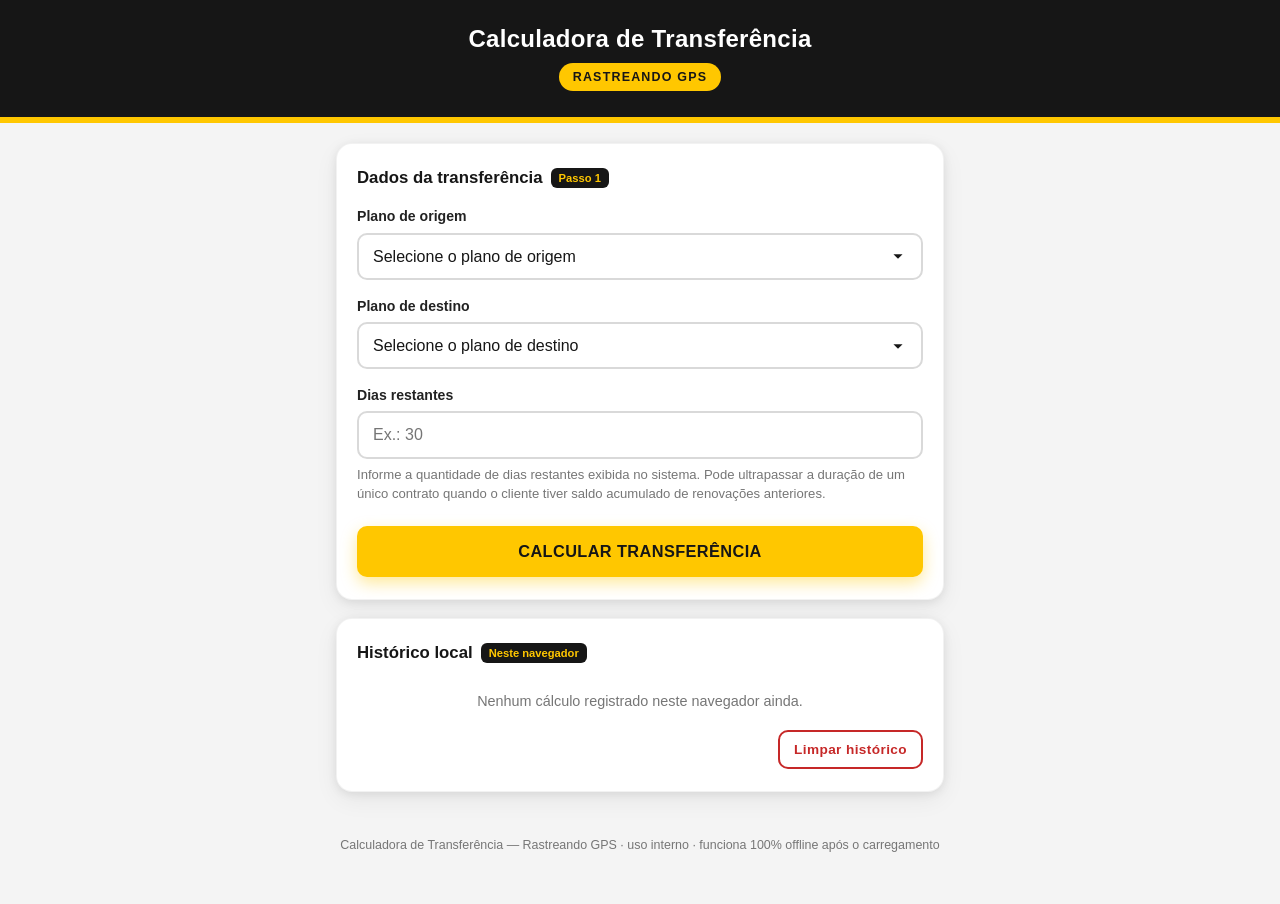
<file: Calculadora.html>
<!DOCTYPE html>
<html lang="pt-BR">
<head>
<meta charset="UTF-8">
<meta name="viewport" content="width=device-width, initial-scale=1.0, maximum-scale=5.0">
<title>Calculadora de Transferência — Rastreando GPS</title>
<meta name="description" content="Calculadora interna de transferência de saldo entre planos — Rastreando GPS">
<style>
  :root{
    --yellow:#FFC700;
    --yellow-dark:#E6B300;
    --black:#161616;
    --gray-900:#222;
    --gray-700:#4a4a4a;
    --gray-500:#767676;
    --gray-300:#d9d9d9;
    --gray-100:#f4f4f4;
    --white:#ffffff;
    --red:#c62828;
    --red-bg:#fdecea;
    --green:#1e7d32;
    --green-bg:#eaf6ec;
    --radius:16px;
    --radius-sm:10px;
    --shadow: 0 2px 10px rgba(0,0,0,0.08), 0 8px 24px rgba(0,0,0,0.06);
    font-family:-apple-system,BlinkMacSystemFont,"Segoe UI",Roboto,Helvetica,Arial,sans-serif;
  }
  *{box-sizing:border-box;}
  html,body{margin:0;padding:0;}
  body{
    background:var(--gray-100);
    color:var(--black);
    line-height:1.45;
    -webkit-font-smoothing:antialiased;
    padding-bottom:40px;
  }
  .topbar{
    background:var(--black);
    padding:22px 16px 26px;
    text-align:center;
    border-bottom:6px solid var(--yellow);
  }
  .topbar h1{
    color:var(--white);
    font-size:1.5rem;
    margin:0 0 6px;
    letter-spacing:0.3px;
    font-weight:800;
  }
  .brand-badge{
    display:inline-block;
    background:var(--yellow);
    color:var(--black);
    font-weight:800;
    font-size:0.78rem;
    letter-spacing:1.2px;
    text-transform:uppercase;
    padding:5px 14px;
    border-radius:999px;
  }
  .wrap{
    max-width:640px;
    margin:0 auto;
    padding:20px 16px 0;
  }
  .card{
    background:var(--white);
    border-radius:var(--radius);
    box-shadow:var(--shadow);
    padding:22px 20px;
    margin-bottom:18px;
    border:1px solid rgba(0,0,0,0.05);
  }
  .card h2{
    font-size:1.05rem;
    margin:0 0 16px;
    font-weight:800;
    color:var(--black);
    display:flex;
    align-items:center;
    gap:8px;
  }
  .card h2 .tag{
    background:var(--black);
    color:var(--yellow);
    font-size:0.7rem;
    padding:2px 8px;
    border-radius:6px;
    font-weight:800;
  }
  label{
    display:block;
    font-weight:700;
    font-size:0.88rem;
    margin:16px 0 6px;
    color:var(--gray-900);
  }
  label:first-of-type{margin-top:0;}
  select, input[type="number"]{
    width:100%;
    font-size:1rem;
    padding:13px 14px;
    border:2px solid var(--gray-300);
    border-radius:var(--radius-sm);
    background:var(--white);
    color:var(--black);
    font-family:inherit;
    transition:border-color .15s ease, box-shadow .15s ease;
    -webkit-appearance:none;
    appearance:none;
  }
  select{
    background-image:url("data:image/svg+xml;charset=UTF-8,%3Csvg xmlns='http://www.w3.org/2000/svg' viewBox='0 0 24 24'%3E%3Cpath fill='%23161616' d='M7 10l5 5 5-5z'/%3E%3C/svg%3E");
    background-repeat:no-repeat;
    background-position:right 12px center;
    background-size:22px;
    padding-right:40px;
  }
  select:focus, input[type="number"]:focus{
    outline:none;
    border-color:var(--yellow-dark);
    box-shadow:0 0 0 4px rgba(255,199,0,0.25);
  }
  .helper{
    font-size:0.82rem;
    color:var(--gray-500);
    margin-top:6px;
  }
  .plan-price{
    font-size:0.78rem;
    color:var(--gray-500);
    margin-top:4px;
  }
  .btn{
    display:block;
    width:100%;
    border:none;
    border-radius:var(--radius-sm);
    font-weight:800;
    font-size:1.02rem;
    letter-spacing:0.4px;
    padding:16px 18px;
    cursor:pointer;
    text-align:center;
    transition:transform .06s ease, background .15s ease, box-shadow .15s ease;
  }
  .btn:active{transform:scale(0.98);}
  .btn-primary{
    background:var(--yellow);
    color:var(--black);
    margin-top:22px;
    text-transform:uppercase;
    box-shadow:0 6px 16px rgba(255,199,0,0.4);
  }
  .btn-primary:hover{background:var(--yellow-dark);}
  .btn-secondary{
    background:var(--black);
    color:var(--white);
    margin-top:12px;
  }
  .btn-secondary:hover{background:#000;}
  .btn-outline{
    background:transparent;
    color:var(--red);
    border:2px solid var(--red);
    padding:10px 14px;
    font-size:0.85rem;
    width:auto;
  }
  .btn-outline:hover{background:var(--red-bg);}
  .error-box{
    display:none;
    background:var(--red-bg);
    border-left:5px solid var(--red);
    color:#7f1d1d;
    padding:13px 15px;
    border-radius:var(--radius-sm);
    font-weight:600;
    font-size:0.92rem;
    margin-top:16px;
  }
  .error-box.show{display:block;}

  /* Result */
  .result-card{display:none;}
  .result-card.show{display:block;}
  .route-header{
    background:var(--black);
    color:var(--white);
    border-radius:var(--radius-sm);
    padding:14px 16px;
    text-align:center;
    font-weight:800;
    font-size:1.05rem;
    margin-bottom:16px;
  }
  .route-header .arrow{color:var(--yellow);}
  .stat-grid{
    display:grid;
    grid-template-columns:1fr 1fr;
    gap:12px;
    margin-bottom:16px;
  }
  .stat{
    background:var(--gray-100);
    border-radius:var(--radius-sm);
    padding:14px;
    text-align:center;
  }
  .stat.wide{grid-column:1 / -1;}
  .stat.highlight{
    background:var(--yellow);
  }
  .stat.highlight-pay{
    background:var(--black);
    border:2px solid var(--yellow);
    box-shadow:0 4px 14px rgba(0,0,0,0.25);
  }
  .stat .label{
    font-size:0.74rem;
    font-weight:700;
    color:var(--gray-700);
    text-transform:uppercase;
    letter-spacing:0.4px;
    margin-bottom:4px;
  }
  .stat.highlight .label{color:var(--black);}
  .stat.highlight-pay .label{color:var(--yellow);}
  .stat .value{
    font-size:1.5rem;
    font-weight:800;
    color:var(--black);
    line-height:1.15;
  }
  .stat.highlight-pay .value{
    color:var(--yellow);
    font-size:1.85rem;
  }
  .stat .value.small{font-size:1.1rem;}

  .math-box{
    background:var(--black);
    color:#eaeaea;
    border-radius:var(--radius-sm);
    padding:16px;
    font-family:"SFMono-Regular",Consolas,"Liberation Mono",Menlo,monospace;
    font-size:0.86rem;
    white-space:pre-wrap;
    line-height:1.6;
    margin-bottom:16px;
    overflow-x:auto;
  }
  .math-box .hl{color:var(--yellow);font-weight:700;}

  .residual-box{
    border-radius:var(--radius-sm);
    padding:13px 15px;
    font-weight:700;
    font-size:0.92rem;
    margin-bottom:6px;
  }
  .residual-box.has-residual{
    background:#fff8e1;
    border-left:5px solid var(--yellow-dark);
    color:#6b5300;
  }
  .residual-box.no-residual{
    background:var(--green-bg);
    border-left:5px solid var(--green);
    color:#155724;
  }

  /* Aviso de contrato mínimo (chip M2M) */
  .min-notice{
    display:none;
    background:var(--black);
    color:var(--white);
    border:2px solid var(--yellow);
    border-radius:var(--radius-sm);
    padding:15px 16px;
    margin-bottom:16px;
  }
  .min-notice.show{display:block;}
  .min-notice .mn-title{
    display:flex;
    align-items:center;
    gap:8px;
    font-weight:800;
    font-size:0.95rem;
    color:var(--yellow);
    margin-bottom:10px;
  }
  .min-notice .mn-row{
    display:flex;
    justify-content:space-between;
    gap:10px;
    padding:4px 0;
    font-size:0.87rem;
    color:#e8e8e8;
    border-top:1px solid rgba(255,255,255,0.12);
  }
  .min-notice .mn-row:first-of-type{border-top:none;}
  .min-notice .mn-row strong{color:var(--white);font-weight:800;}
  .min-notice .mn-row.mn-pay{
    margin-top:6px;
    padding-top:10px;
    border-top:1px solid rgba(255,199,0,0.35);
    font-size:0.95rem;
  }
  .min-notice .mn-row.mn-pay strong{color:var(--yellow);font-size:1.05rem;}
  .min-notice .mn-row.mn-final strong{color:var(--yellow);}

  .stat .stat-sub{
    font-size:0.66rem;
    font-weight:700;
    color:var(--gray-700);
    margin-top:4px;
    text-transform:none;
    letter-spacing:0;
  }

  .copy-feedback{
    display:none;
    text-align:center;
    font-size:0.85rem;
    font-weight:700;
    color:var(--green);
    margin-top:10px;
  }
  .copy-feedback.show{display:block;}

  /* History */
  .history-item{
    border:1px solid var(--gray-300);
    border-radius:var(--radius-sm);
    padding:12px 14px;
    margin-bottom:10px;
    font-size:0.87rem;
  }
  .history-item .hi-top{
    display:flex;
    justify-content:space-between;
    align-items:baseline;
    font-weight:800;
    margin-bottom:4px;
  }
  .history-item .hi-date{
    font-weight:600;
    color:var(--gray-500);
    font-size:0.76rem;
  }
  .history-item .hi-line{
    color:var(--gray-700);
  }
  .history-empty{
    color:var(--gray-500);
    font-size:0.9rem;
    text-align:center;
    padding:10px 0;
  }
  .history-actions{
    display:flex;
    justify-content:flex-end;
    margin-top:8px;
  }

  footer{
    text-align:center;
    color:var(--gray-500);
    font-size:0.78rem;
    padding:26px 16px 10px;
  }

  @media (max-width:420px){
    .stat-grid{grid-template-columns:1fr;}
    .topbar h1{font-size:1.28rem;}
  }
</style>
</head>
<body>

<div class="topbar">
  <h1>Calculadora de Transferência</h1>
  <span class="brand-badge">Rastreando GPS</span>
</div>

<div class="wrap">

  <!-- FORM -->
  <div class="card">
    <h2>Dados da transferência <span class="tag">Passo 1</span></h2>

    <label for="origin">Plano de origem</label>
    <select id="origin">
      <option value="">Selecione o plano de origem</option>
      <option value="tag_anual">TAG</option>
      <option value="m2m_portatil">Portátil + M2M</option>
    </select>

    <label for="destination">Plano de destino</label>
    <select id="destination">
      <option value="">Selecione o plano de destino</option>
      <option value="tag_anual">TAG</option>
      <option value="m2m_portatil">Portátil + M2M</option>
    </select>

    <label for="daysLeft">Dias restantes</label>
    <input type="number" id="daysLeft" placeholder="Ex.: 30" min="1" step="1" inputmode="numeric">
    <div class="helper">Informe a quantidade de dias restantes exibida no sistema. Pode ultrapassar a duração de um único contrato quando o cliente tiver saldo acumulado de renovações anteriores.</div>

    <div id="errorBox" class="error-box"></div>

    <button class="btn btn-primary" id="calcBtn">Calcular transferência</button>
  </div>

  <!-- RESULT -->
  <div class="card result-card" id="resultCard">
    <h2>Resultado <span class="tag">Passo 2</span></h2>

    <div class="route-header" id="routeHeader"></div>

    <div class="stat-grid">
      <div class="stat highlight-pay wide" id="statAmountDueWrap" style="display:none;">
        <div class="label">Diferença a pagar (mínimo de 180 dias do chip M2M)</div>
        <div class="value" id="statAmountDue">R$ 0,00</div>
      </div>
      <div class="stat highlight wide">
        <div class="label">Crédito financeiro</div>
        <div class="value" id="statCredit">R$ 0,00</div>
      </div>
      <div class="stat">
        <div class="label">Dias restantes na origem</div>
        <div class="value" id="statDaysOrigin">0 dias</div>
      </div>
      <div class="stat">
        <div class="label">Dias concedidos no destino</div>
        <div class="value" id="statDaysDest">0 dias</div>
      </div>
      <div class="stat">
        <div class="label">Valor diário da origem</div>
        <div class="value small" id="statDailyOrigin">R$ 0,0000</div>
      </div>
      <div class="stat">
        <div class="label">Valor diário do destino</div>
        <div class="value small" id="statDailyDest">R$ 0,0000</div>
      </div>
    </div>

    <div class="math-box" id="mathBox"></div>

    <div class="min-notice" id="minNoticeBox"></div>

    <div class="residual-box" id="residualBox"></div>

    <button class="btn btn-secondary" id="copyBtn">Copiar resultado</button>
    <div class="copy-feedback" id="copyFeedback">Resultado copiado para a área de transferência.</div>
  </div>

  <!-- HISTORY -->
  <div class="card">
    <h2>Histórico local <span class="tag">Neste navegador</span></h2>
    <div id="historyList"></div>
    <div class="history-actions">
      <button class="btn btn-outline" id="clearHistoryBtn">Limpar histórico</button>
    </div>
  </div>

</div>

<footer>
  Calculadora de Transferência — Rastreando GPS · uso interno · funciona 100% offline após o carregamento
</footer>

<script>
(function(){
  "use strict";

  // ---------------------------------------------------------------
  // 1. DADOS DOS PLANOS
  // ---------------------------------------------------------------
  // Apenas dois planos, cada um com uma única tarifa — sem distinção
  // Anual/Semestral em lugar nenhum (nem origem, nem destino). O Portátil
  // + M2M é tratado como um número único: R$ 1,00/dia, mínimo de 180 dias.
  var PLANS = {
    tag_anual:     { key:"tag_anual",     name:"TAG — Anual",              short:"TAG",   price:118.80, days:365 },
    m2m_portatil:  { key:"m2m_portatil",  name:"Rastreador portátil + M2M", short:"M2M",   price:180.00, days:180 }
  };

  function dailyValue(plan){
    return plan.price / plan.days;
  }

  // Regra de contrato mínimo: o chip M2M nunca pode ficar ativo por menos
  // de 180 dias (6 meses). Planos podem ultrapassar 1 ano ou 6 meses sem
  // problema (não há teto); o que não pode acontecer é ficar abaixo de
  // 180 dias com o chip M2M. Se o crédito não cobrir os 180 dias inteiros
  // no destino, o cliente precisa pagar a diferença para completar o mínimo.
  var M2M_DESTINATION_KEY = "m2m_portatil";
  var MIN_M2M_CONTRACT_DAYS = 180;

  // ---------------------------------------------------------------
  // 2. HELPERS DE FORMATAÇÃO
  // ---------------------------------------------------------------
  function formatBRL(value, decimals){
    if (decimals === undefined) decimals = 2;
    var n = Number(value);
    if (!isFinite(n)) n = 0;
    return "R$ " + n.toLocaleString("pt-BR", { minimumFractionDigits: decimals, maximumFractionDigits: decimals });
  }

  function formatDays(value, decimals){
    if (decimals === undefined) decimals = 1;
    var n = Number(value);
    if (!isFinite(n)) n = 0;
    return n.toLocaleString("pt-BR", { minimumFractionDigits: decimals, maximumFractionDigits: decimals });
  }

  function round2(value){
    return Math.round((value + Number.EPSILON) * 100) / 100;
  }

  // ---------------------------------------------------------------
  // 3. NÚCLEO DO CÁLCULO (não alterar a lógica financeira)
  // ---------------------------------------------------------------
  function calculateTransfer(originKey, destKey, daysRemaining){
    var origin = PLANS[originKey];
    var destination = PLANS[destKey];

    var originDaily = dailyValue(origin);          // ETAPA 1
    var creditExact  = daysRemaining * originDaily; // ETAPA 2 (crédito financeiro, precisão total)
    var destDaily    = dailyValue(destination);     // valor diário do destino

    var exactDaysAtDestination = creditExact / destDaily; // ETAPA 3 (precisão total)
    var grantedDays = Math.floor(exactDaysAtDestination + 1e-9); // dias inteiros concedidos (arredondado para baixo)
    if (grantedDays < 0) grantedDays = 0;

    var usedValue = grantedDays * destDaily;
    var residual = creditExact - usedValue;
    if (residual < 0.005) residual = 0; // nunca gerar crédito artificial / evitar ruído de ponto flutuante
    residual = round2(residual);

    // ETAPA 4 — Regra do contrato mínimo do chip M2M
    // 180 dias é o mínimo de ativação do chip M2M. O plano de destino
    // Portátil + M2M é único (tarifa fixa de R$ 1,00/dia, igual ao antigo
    // plano Semestral), então essa mesma tarifa já É o valor de 180 dias
    // do contrato mínimo — sem depender de nenhuma escolha do funcionário.
    var minimumNotice = null;
    if (destKey === M2M_DESTINATION_KEY && grantedDays < MIN_M2M_CONTRACT_DAYS) {
      var minPlan = PLANS.m2m_portatil; // contrato mínimo do chip M2M = o próprio plano de destino
      var minContractDays = minPlan.days; // 180
      var minContractValue = minPlan.price; // R$ 180,00 (valor cheio do plano mínimo)
      var amountDue = round2(minContractValue - creditExact);
      if (amountDue < 0) amountDue = 0;
      minimumNotice = {
        minDays: minContractDays,
        minValue: round2(minContractValue),
        creditCoversDays: grantedDays,
        exactDaysFromCredit: exactDaysAtDestination,
        amountDue: amountDue,
        daysAfterPayment: minContractDays
      };
    }

    return {
      origin: origin,
      destination: destination,
      daysRemaining: daysRemaining,
      originDaily: originDaily,
      destDaily: destDaily,
      creditExact: creditExact,
      creditRounded: round2(creditExact),
      exactDaysAtDestination: exactDaysAtDestination,
      grantedDays: grantedDays,
      residual: residual,
      minimumNotice: minimumNotice
    };
  }

  // ---------------------------------------------------------------
  // 4. VALIDAÇÃO
  // ---------------------------------------------------------------
  function validate(originKey, destKey, daysRawValue){
    if (!originKey || !destKey) {
      return "Selecione o plano de origem e o plano de destino.";
    }
    if (originKey === destKey) {
      // Com apenas dois planos (TAG e Portátil + M2M), isso também cobre
      // o caso de portátil para portátil — que não é calculado aqui.
      return "Selecione planos de origem e destino diferentes.";
    }
    if (daysRawValue === "" || daysRawValue === null || daysRawValue === undefined) {
      return "Informe a quantidade de dias restantes.";
    }
    var days = Number(daysRawValue);
    if (!isFinite(days) || isNaN(days)) {
      return "Informe um número válido de dias restantes.";
    }
    if (days <= 0) {
      return "Informe uma quantidade de dias maior que zero.";
    }
    // Sem limite atrelado à duração de um único contrato: um cliente pode
    // ter saldo acumulado de mais de uma renovação (ex.: pagou 2 ou 3 anos
    // de TAG e usou pouco), então dias restantes podem ultrapassar 365/180.
    // A única restrição de negócio é o piso de 180 dias do chip M2M,
    // tratado separadamente em calculateTransfer().
    return null;
  }

  // ---------------------------------------------------------------
  // 5. ELEMENTOS DA INTERFACE
  // ---------------------------------------------------------------
  var originSelect = document.getElementById("origin");
  var destinationSelect = document.getElementById("destination");
  var daysInput = document.getElementById("daysLeft");
  var errorBox = document.getElementById("errorBox");
  var calcBtn = document.getElementById("calcBtn");

  var resultCard = document.getElementById("resultCard");
  var routeHeader = document.getElementById("routeHeader");
  var statAmountDueWrap = document.getElementById("statAmountDueWrap");
  var statAmountDue = document.getElementById("statAmountDue");
  var statCredit = document.getElementById("statCredit");
  var statDaysOrigin = document.getElementById("statDaysOrigin");
  var statDaysDest = document.getElementById("statDaysDest");
  var statDailyOrigin = document.getElementById("statDailyOrigin");
  var statDailyDest = document.getElementById("statDailyDest");
  var mathBox = document.getElementById("mathBox");
  var minNoticeBox = document.getElementById("minNoticeBox");
  var residualBox = document.getElementById("residualBox");

  var copyBtn = document.getElementById("copyBtn");
  var copyFeedback = document.getElementById("copyFeedback");

  var historyList = document.getElementById("historyList");
  var clearHistoryBtn = document.getElementById("clearHistoryBtn");

  var HISTORY_KEY = "rgps_transfer_history_v1";
  var HISTORY_MAX_ITEMS = 3; // só guarda os 3 últimos cálculos — o mais antigo é substituído
  var lastResult = null; // guarda o último cálculo para copiar/histórico

  function showError(message){
    errorBox.textContent = message;
    errorBox.classList.add("show");
    resultCard.classList.remove("show");
  }
  function clearError(){
    errorBox.textContent = "";
    errorBox.classList.remove("show");
  }

  // ---------------------------------------------------------------
  // 6. RENDER DO RESULTADO
  // ---------------------------------------------------------------
  function renderResult(r){
    routeHeader.innerHTML = r.origin.short + ' <span class="arrow">&rarr;</span> ' + r.destination.short;

    var mn = r.minimumNotice;
    var finalGrantedDays = mn ? mn.daysAfterPayment : r.grantedDays;

    if (mn) {
      statAmountDue.textContent = formatBRL(mn.amountDue);
      statAmountDueWrap.style.display = "block";
    } else {
      statAmountDueWrap.style.display = "none";
    }

    statCredit.textContent = formatBRL(r.creditRounded);
    statDaysOrigin.textContent = formatDays(r.daysRemaining, (r.daysRemaining % 1 === 0) ? 0 : 2) + " dias";
    statDailyOrigin.textContent = formatBRL(r.originDaily, 4);
    statDailyDest.textContent = formatBRL(r.destDaily, 4);

    if (mn) {
      statDaysDest.innerHTML = finalGrantedDays + " dias" +
        '<div class="stat-sub">mínimo do plano · mediante pagamento</div>';
    } else {
      statDaysDest.innerHTML = finalGrantedDays + " dias";
    }

    var daysLabel = (r.daysRemaining % 1 === 0) ? String(r.daysRemaining) : formatDays(r.daysRemaining, 2);

    var mathText =
      daysLabel + " dias &times; (" + formatBRL(r.origin.price) + " &divide; " + r.origin.days + ")\n" +
      "= <span class=\"hl\">" + formatBRL(r.creditRounded) + "</span> de crédito\n\n" +
      formatBRL(r.creditRounded) + " &divide; (" + formatBRL(r.destination.price) + " &divide; " + r.destination.days + ")\n" +
      "= " + formatDays(r.exactDaysAtDestination, 1) + " dias";

    if (mn) {
      mathText += "\n\n" +
        "Contrato mínimo do chip M2M: " + mn.minDays + " dias\n" +
        formatBRL(mn.minValue) + " &minus; " + formatBRL(r.creditRounded) + "\n" +
        "= <span class=\"hl\">" + formatBRL(mn.amountDue) + "</span> a pagar\n\n" +
        "Resultado:\n" +
        "<span class=\"hl\">" + mn.daysAfterPayment + " dias creditados após o pagamento</span>";
    } else {
      mathText += "\n\n" +
        "Resultado:\n" +
        "<span class=\"hl\">" + r.grantedDays + " dias inteiros</span>";
    }
    mathBox.innerHTML = mathText;

    if (mn) {
      minNoticeBox.className = "min-notice show";
      minNoticeBox.innerHTML =
        '<div class="mn-title">&#9888; Contrato mínimo — Rastreador Portátil + M2M</div>' +
        '<div class="mn-row"><span>O chip M2M não fica ativo por menos de</span><strong>' + mn.minDays + ' dias</strong></div>' +
        '<div class="mn-row"><span>Dias cobertos pelo crédito da transferência</span><strong>' + mn.creditCoversDays + ' dias</strong></div>' +
        '<div class="mn-row"><span>Valor do contrato mínimo (fixo)</span><strong>' + formatBRL(mn.minValue) + '</strong></div>' +
        '<div class="mn-row mn-pay"><span>Diferença a pagar pelo cliente</span><strong>' + formatBRL(mn.amountDue) + '</strong></div>' +
        '<div class="mn-row mn-final"><span>Dias creditados após o pagamento</span><strong>' + mn.daysAfterPayment + ' dias</strong></div>';
      residualBox.style.display = "none";
    } else {
      minNoticeBox.classList.remove("show");
      minNoticeBox.innerHTML = "";
      residualBox.style.display = "";
      if (r.residual > 0) {
        residualBox.className = "residual-box has-residual";
        residualBox.textContent = "Saldo residual não utilizado: " + formatBRL(r.residual) + " (valor abaixo de 1 dia inteiro no plano de destino — não é convertido para evitar crédito artificial).";
      } else {
        residualBox.className = "residual-box no-residual";
        residualBox.textContent = "Sem saldo residual — o crédito foi totalmente convertido em dias inteiros.";
      }
    }

    resultCard.classList.add("show");
    copyFeedback.classList.remove("show");
    resultCard.scrollIntoView({ behavior: "smooth", block: "nearest" });
  }

  // ---------------------------------------------------------------
  // 7. AÇÃO: CALCULAR
  // ---------------------------------------------------------------
  function handleCalculate(){
    clearError();
    var originKey = originSelect.value;
    var destKey = destinationSelect.value;
    var daysRaw = daysInput.value;

    var errorMessage = validate(originKey, destKey, daysRaw);
    if (errorMessage) {
      showError(errorMessage);
      return;
    }

    var days = Number(daysRaw);
    var result = calculateTransfer(originKey, destKey, days);
    lastResult = result;
    renderResult(result);
    saveToHistory(result);
  }

  calcBtn.addEventListener("click", handleCalculate);
  daysInput.addEventListener("keydown", function(e){
    if (e.key === "Enter") handleCalculate();
  });

  // ---------------------------------------------------------------
  // 8. HISTÓRICO (localStorage)
  // ---------------------------------------------------------------
  function loadHistory(){
    try {
      var raw = localStorage.getItem(HISTORY_KEY);
      return raw ? JSON.parse(raw) : [];
    } catch (e) {
      return [];
    }
  }

  function saveToHistory(r){
    try {
      var history = loadHistory();
      history.unshift({
        date: new Date().toISOString(),
        originName: r.origin.name,
        destName: r.destination.name,
        daysRemaining: r.daysRemaining,
        credit: r.creditRounded,
        grantedDays: r.minimumNotice ? r.minimumNotice.daysAfterPayment : r.grantedDays,
        residual: r.residual,
        amountDue: r.minimumNotice ? r.minimumNotice.amountDue : 0
      });
      if (history.length > HISTORY_MAX_ITEMS) history = history.slice(0, HISTORY_MAX_ITEMS);
      localStorage.setItem(HISTORY_KEY, JSON.stringify(history));
      renderHistory();
    } catch (e) {
      // localStorage indisponível — falha silenciosa, não impede o uso da calculadora
    }
  }

  function renderHistory(){
    var history = loadHistory();
    if (!history.length) {
      historyList.innerHTML = '<div class="history-empty">Nenhum cálculo registrado neste navegador ainda.</div>';
      return;
    }
    var html = "";
    history.forEach(function(item){
      var dt = new Date(item.date);
      var dateStr = dt.toLocaleDateString("pt-BR") + " " + dt.toLocaleTimeString("pt-BR", { hour:"2-digit", minute:"2-digit" });
      html += '<div class="history-item">' +
        '<div class="hi-top"><span>' + item.originName + ' &rarr; ' + item.destName + '</span><span class="hi-date">' + dateStr + '</span></div>' +
        '<div class="hi-line">' + item.daysRemaining + ' dias restantes &middot; crédito ' + formatBRL(item.credit) + ' &middot; concedidos <strong>' + item.grantedDays + ' dias</strong>' +
        (item.residual > 0 ? ' &middot; saldo residual ' + formatBRL(item.residual) : '') +
        (item.amountDue > 0 ? ' &middot; diferença mín. paga ' + formatBRL(item.amountDue) : '') +
        '</div>' +
      '</div>';
    });
    historyList.innerHTML = html;
  }

  clearHistoryBtn.addEventListener("click", function(){
    if (confirm("Deseja realmente limpar todo o histórico local deste navegador?")) {
      try { localStorage.removeItem(HISTORY_KEY); } catch(e){}
      renderHistory();
    }
  });

  // ---------------------------------------------------------------
  // 9. COPIAR RESULTADO
  // ---------------------------------------------------------------
  function buildCopyText(r){
    var mn = r.minimumNotice;
    var lines = [
      "TRANSFERÊNCIA — RASTREANDO GPS",
      "",
      "Origem:",
      r.origin.name,
      "",
      "Dias restantes:",
      r.daysRemaining + " dias",
      "",
      "Crédito:",
      formatBRL(r.creditRounded),
      "",
      "Destino:",
      r.destination.name
    ];

    if (mn) {
      lines.push(
        "",
        "Contrato mínimo do chip M2M:",
        mn.minDays + " dias",
        "",
        "Diferença a pagar pelo cliente:",
        formatBRL(mn.amountDue),
        "",
        "Dias concedidos (após pagamento):",
        mn.daysAfterPayment + " dias"
      );
    } else {
      lines.push(
        "",
        "Dias concedidos:",
        r.grantedDays + " dias",
        "",
        "Saldo residual:",
        formatBRL(r.residual)
      );
    }

    return lines.join("\n");
  }

  copyBtn.addEventListener("click", function(){
    if (!lastResult) return;
    var text = buildCopyText(lastResult);

    function showCopied(){
      copyFeedback.classList.add("show");
      setTimeout(function(){ copyFeedback.classList.remove("show"); }, 2500);
    }

    if (navigator.clipboard && navigator.clipboard.writeText) {
      navigator.clipboard.writeText(text).then(showCopied).catch(function(){
        fallbackCopy(text, showCopied);
      });
    } else {
      fallbackCopy(text, showCopied);
    }
  });

  function fallbackCopy(text, cb){
    var ta = document.createElement("textarea");
    ta.value = text;
    ta.style.position = "fixed";
    ta.style.left = "-9999px";
    document.body.appendChild(ta);
    ta.focus();
    ta.select();
    try { document.execCommand("copy"); } catch(e){}
    document.body.removeChild(ta);
    if (cb) cb();
  }

  // ---------------------------------------------------------------
  // 10. INICIALIZAÇÃO
  // ---------------------------------------------------------------
  renderHistory();

})();
</script>
</body>
</html>
</file>
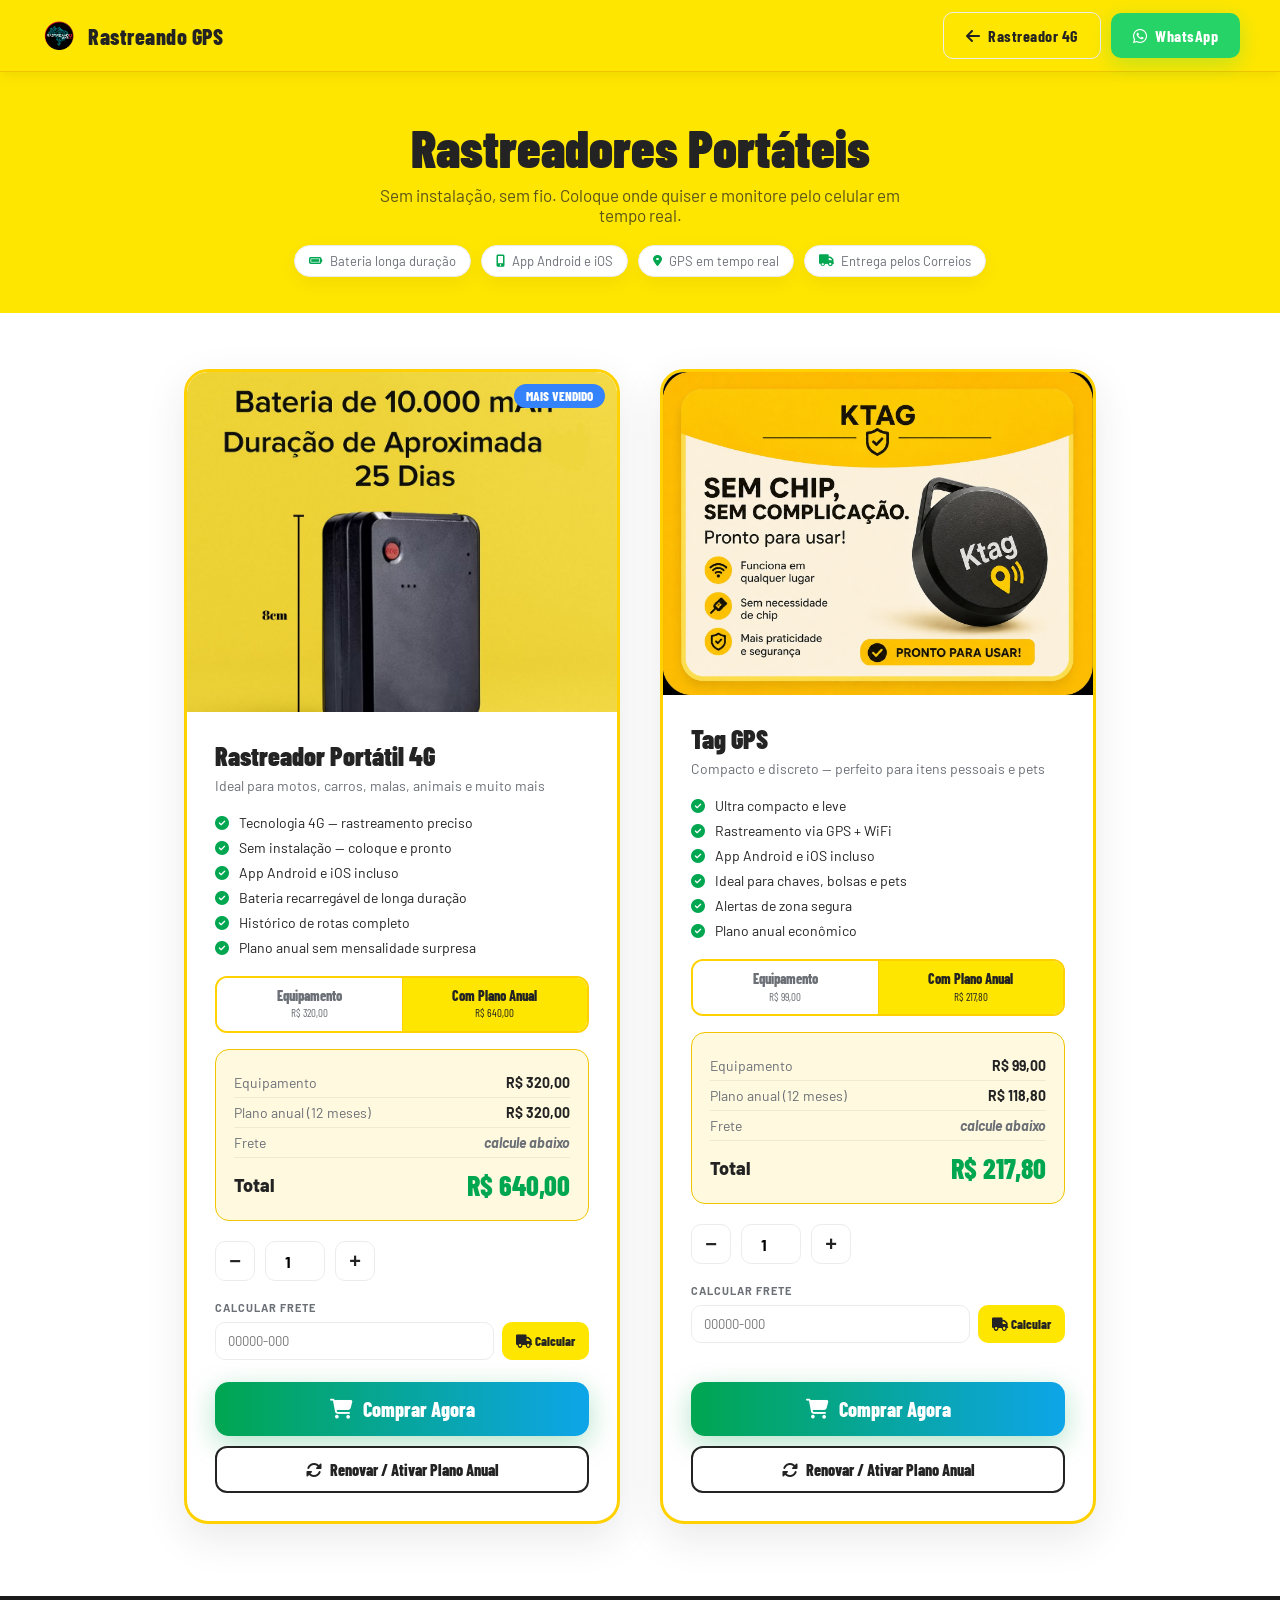
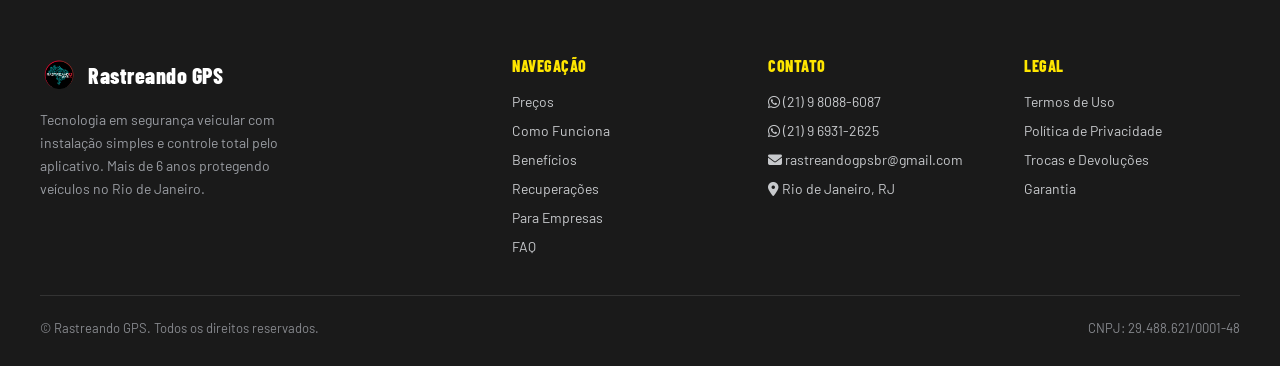
<file: portatil.html>
<!DOCTYPE html>
<html lang="pt-BR">
<head>
<!-- Google tag (gtag.js) -->
<script async src="https://www.googletagmanager.com/gtag/js?id=G-EHEJ6YMVJT"></script>
<script>
  window.dataLayer = window.dataLayer || [];
  function gtag(){dataLayer.push(arguments);}
  gtag('js', new Date());
  gtag('config', 'G-EHEJ6YMVJT');
</script>
<!-- Meta Pixel Code -->
<script>
!function(f,b,e,v,n,t,s)
{if(f.fbq)return;n=f.fbq=function(){n.callMethod?
n.callMethod.apply(n,arguments):n.queue.push(arguments)};
if(!f._fbq)f._fbq=n;n.push=n;n.loaded=!0;n.version='2.0';
n.queue=[];t=b.createElement(e);t.async=!0;
t.src=v;s=b.getElementsByTagName(e)[0];
s.parentNode.insertBefore(t,s)}(window, document,'script',
'https://connect.facebook.net/en_US/fbevents.js');
fbq('init', '451409487330519');
fbq('track', 'PageView');
</script>
<noscript><img height="1" width="1" style="display:none"
src="https://www.facebook.com/tr?id=451409487330519&ev=PageView&noscript=1"
/></noscript>
<!-- End Meta Pixel Code -->
  <meta charset="utf-8" />
  <meta name="viewport" content="width=device-width, initial-scale=1" />
  <title>Rastreadores Portáteis — Rastreando GPS</title>
  <meta name="description" content="Rastreadores portáteis GPS. Sem instalação, monitore pelo celular. Rastreador Portátil 4G e Tag GPS com plano anual.">
  <link rel="preconnect" href="https://fonts.gstatic.com" crossorigin>
  <link href="https://fonts.googleapis.com/css2?family=Barlow+Condensed:wght@400;600;700;800;900&family=Barlow:wght@400;500;600;700&display=swap" rel="stylesheet">
  <link rel="stylesheet" href="https://cdnjs.cloudflare.com/ajax/libs/font-awesome/6.5.0/css/all.min.css">

  <style>
    /* ============================================================
       PALETA
       Amarelo (header/destaque) + Azul (ação/compra) + Verde (confiança)
       Fundo claro, igual ao ambiente onde o cliente já está comprando.
       ============================================================ */
    :root {
      --bg:         #ffffff;
      --bg-soft:    #fff9df;   /* amarelo bem clarinho, pro "zebrado" das seções */
      --card:       #ffffff;
      --border:     #ececec;
      --ink:        #232323;
      --muted:      #6b6f76;

      --yellow:      #ffe600;  /* amarelo destaque */
      --yellow-deep: #ffd100;
      --yellow-line: #f0c400;

      --blue:       #3483fa;  /* azul de ação */
      --blue-dark:  #2968c8;
      --blue-glow:  rgba(52,131,250,0.22);

      --green:      #00a650;  /* verde de confiança */
      --green-soft: rgba(0,166,80,0.10);

      --wa:         #25d366;
      --shadow-sm:  0 6px 18px rgba(35,35,35,0.06);
      --shadow-md:  0 14px 40px rgba(35,35,35,0.10);
      --shadow-lg:  0 24px 60px rgba(35,35,35,0.14);
    }

    *, *::before, *::after { box-sizing: border-box; margin: 0; padding: 0; }
    html { scroll-behavior: smooth; }

    body {
      font-family: 'Barlow', sans-serif;
      background: var(--bg);
      color: var(--ink);
      -webkit-font-smoothing: antialiased;
      overflow-x: hidden;
    }

    .container { width: min(1200px, 94vw); margin: 0 auto; position: relative; z-index: 1; }

    /* ─── DESTAQUE "MARCA-TEXTO" (assinatura visual da página) ─── */
    .grad {
      background: linear-gradient(180deg, transparent 58%, var(--yellow) 58%);
      color: var(--ink);
      padding: 0 6px;
      font-weight: 900;
      white-space: nowrap;
    }
    .grad.blue-mark {
      background: linear-gradient(180deg, transparent 58%, rgba(52,131,250,0.25) 58%);
      color: var(--blue-dark);
    }

    /* ─── TOPBAR ─── */
    .topbar {
      position: sticky; top: 0; z-index: 100;
      background: var(--yellow);
      border-bottom: 1px solid var(--yellow-line);
      box-shadow: 0 2px 14px rgba(0,0,0,0.08);
      padding: 12px 0;
    }
    .topbar-inner {
      display: flex; align-items: center; justify-content: space-between; gap: 16px;
    }
    .brand {
      display: flex; align-items: center; gap: 10px;
      color: var(--ink); text-decoration: none;
      font-family: 'Barlow Condensed', sans-serif;
      font-size: 22px; font-weight: 800; letter-spacing: 0.5px;
    }
    .brand img { width: 38px; height: 38px; border-radius: 8px; }
    .topbar-cta { display: flex; gap: 10px; align-items: center; }

    /* ─── BOTÕES ─── */
    .btn {
      display: inline-flex; align-items: center; justify-content: center; gap: 8px;
      padding: 13px 22px; border-radius: 10px; font-family: 'Barlow Condensed', sans-serif;
      font-size: 16px; font-weight: 700; letter-spacing: 0.5px;
      text-decoration: none; border: none; cursor: pointer;
      transition: transform 0.18s, box-shadow 0.18s;
      white-space: nowrap;
    }
    .btn:hover { transform: translateY(-2px); }

    /* Botão principal de compra */
    .btn-comprar {
      background: var(--blue); color: #fff;
      box-shadow: 0 6px 22px var(--blue-glow);
      animation: mlFloat 2.8s ease-in-out infinite;
    }
    .btn-comprar:hover {
      background: var(--blue-dark); box-shadow: 0 10px 30px var(--blue-glow);
      animation-play-state: paused;
    }
    @keyframes mlFloat {
      0%, 100% { transform: translateY(0); box-shadow: 0 6px 22px var(--blue-glow); }
      50%      { transform: translateY(-7px); box-shadow: 0 16px 26px var(--blue-glow); }
    }
    @media (prefers-reduced-motion: reduce) {
      .btn-comprar { animation: none; }
    }

    .btn-wa {
      background: var(--wa); color: #fff;
      box-shadow: 0 6px 22px rgba(37,211,102,0.28);
    }
    .btn-wa:hover { box-shadow: 0 10px 30px rgba(37,211,102,0.4); }

    .btn-blue {
      background: transparent; color: var(--blue-dark);
      border: 1.5px solid var(--blue);
    }
    .btn-blue:hover { background: rgba(52,131,250,0.08); }

    .btn-outline {
      background: transparent; color: var(--ink);
      border: 1.5px solid var(--border);
    }
    .btn-outline:hover { background: #f7f7f7; }

    .btn-lg { padding: 17px 30px; font-size: 18px; border-radius: 12px; }
    .btn-full { width: 100%; }

    /* ─── SEÇÃO BASE ─── */
    .section { padding: 80px 0; scroll-margin-top: 80px; }
    .section.alt { background: var(--bg-soft); }

    .tag {
      display: inline-block;
      font-family: 'Barlow Condensed', sans-serif;
      font-size: 13px; font-weight: 700; letter-spacing: 2px;
      text-transform: uppercase; color: var(--blue-dark);
      background: rgba(52,131,250,0.08);
      border: 1px solid rgba(52,131,250,0.22);
      padding: 4px 14px; border-radius: 50px;
      margin-bottom: 16px;
    }

    .section-title {
      font-family: 'Barlow Condensed', sans-serif;
      font-size: clamp(32px, 5vw, 52px);
      font-weight: 900; line-height: 1.06;
      text-transform: uppercase; letter-spacing: -0.5px;
      color: var(--ink);
    }
    .section-sub {
      color: var(--muted); font-size: 17px; margin-top: 14px;
      max-width: 620px;
    }
    .text-center { text-align: center; }
    .text-center .section-sub { margin: 14px auto 0; }

    /* Pílulas de confiança usadas em vários pontos da página */
    .pill {
      display: inline-flex; align-items: center; gap: 6px;
      background: var(--yellow); color: var(--ink);
      font-family: 'Barlow Condensed', sans-serif;
      font-weight: 800; font-size: 12.5px; letter-spacing: 0.4px;
      text-transform: uppercase;
      padding: 7px 14px; border-radius: 50px;
      margin-bottom: 14px;
    }
    .pill.pill-blue { background: rgba(52,131,250,0.1); color: var(--blue-dark); }
    .pill.pill-green { background: var(--green-soft); color: var(--green); }

    /* ─── HERO ─── */
    .hero {
      padding: 64px 0 70px;
      background:
        radial-gradient(ellipse 70% 55% at 78% 25%, rgba(255,230,0,0.35) 0%, transparent 65%),
        radial-gradient(ellipse 60% 50% at 10% 85%, rgba(52,131,250,0.10) 0%, transparent 65%);
    }
    .hero-grid {
      display: grid; grid-template-columns: 1fr 1fr; gap: 60px; align-items: center;
    }
    .hero-eyebrow {
      display: flex; align-items: center; gap: 10px; margin-bottom: 20px;
    }
    .hero-dot {
      width: 8px; height: 8px; border-radius: 50%;
      background: var(--green);
      box-shadow: 0 0 8px var(--green);
      animation: pulse 2s infinite;
    }
    @keyframes pulse {
      0%,100% { opacity:1; transform: scale(1); }
      50% { opacity:0.5; transform: scale(1.4); }
    }
    .hero-eyebrow-text {
      font-family: 'Barlow Condensed', sans-serif;
      font-size: 14px; font-weight: 700; letter-spacing: 2px;
      text-transform: uppercase; color: var(--green);
    }
    .hero-title {
      font-family: 'Barlow Condensed', sans-serif;
      font-size: clamp(40px, 6vw, 66px);
      font-weight: 900; line-height: 1.02;
      text-transform: uppercase;
      margin-bottom: 20px;
      color: var(--ink);
    }
    .hero-sub {
      color: var(--muted); font-size: 18px; line-height: 1.6;
      margin-bottom: 30px; max-width: 480px;
    }
    .hero-btns { display: flex; gap: 14px; flex-wrap: wrap; margin-bottom: 22px; }
    .hero-badges { display: flex; gap: 10px; flex-wrap: wrap; }
    .badge {
      display: flex; align-items: center; gap: 7px;
      padding: 7px 14px; border-radius: 50px;
      background: var(--card);
      border: 1px solid var(--border);
      font-size: 13px; color: var(--muted);
      box-shadow: var(--shadow-sm);
    }
    .badge i { color: var(--green); font-size: 12px; }

    /* Carrossel Hero */
    .hero-image { position: relative; }
    .carousel { position: relative; border-radius: 16px; overflow: hidden; box-shadow: var(--shadow-lg); }
    .carousel-track { display: flex; transition: transform 0.5s cubic-bezier(.4,0,.2,1); }
    .carousel-slide { min-width: 100%; }
    .carousel-slide img { width: 100%; display: block; border-radius: 16px; }
    .carousel-btn {
      position: absolute; top: 50%; transform: translateY(-50%);
      width: 40px; height: 40px; border-radius: 50%;
      background: rgba(255,255,255,0.85); border: 1px solid rgba(0,0,0,0.08);
      color: var(--ink); display: flex; align-items: center; justify-content: center;
      cursor: pointer; z-index: 10; transition: background 0.2s, transform 0.2s;
      font-size: 18px;
    }
    .carousel-btn:hover { background: var(--yellow); transform: translateY(-50%) scale(1.06); }
    .carousel-btn.prev { left: 12px; }
    .carousel-btn.next { right: 12px; }
    .carousel-dots {
      position: absolute; bottom: 14px; left: 50%; transform: translateX(-50%);
      display: flex; gap: 7px;
    }
    .dot {
      width: 8px; height: 8px; border-radius: 50%;
      background: rgba(255,255,255,0.55); border: 1px solid rgba(0,0,0,0.1);
      cursor: pointer; transition: background 0.3s, transform 0.3s;
    }
    .dot.active { background: var(--blue); transform: scale(1.3); border-color: var(--blue); }

    .ml-corner-badge {
      position: absolute; top: 14px; left: 14px; z-index: 11;
      background: var(--yellow); color: var(--ink);
      font-family: 'Barlow Condensed', sans-serif; font-weight: 800;
      font-size: 12.5px; letter-spacing: 0.4px; text-transform: uppercase;
      padding: 7px 14px; border-radius: 50px;
      box-shadow: var(--shadow-sm);
      display: flex; align-items: center; gap: 6px;
    }

    /* ─── STRIP DE CONFIANÇA ─── */
    .trust-strip {
      background: var(--bg-soft);
      border-top: 1px solid var(--border);
      border-bottom: 1px solid var(--border);
      padding: 20px 0;
    }
    .trust-items { display: flex; align-items: center; justify-content: center; gap: 40px; flex-wrap: wrap; }
    .trust-item {
      display: flex; align-items: center; gap: 10px;
      font-family: 'Barlow Condensed', sans-serif;
      font-size: 16px; font-weight: 700; letter-spacing: 0.3px;
      color: var(--ink);
    }
    .trust-item i { color: var(--green); font-size: 18px; }

    /* ─── PREÇOS ─── */
    .pricing-grid { display: grid; grid-template-columns: 1fr 1fr; gap: 24px; margin-top: 48px; }
    .price-card {
      background: var(--card);
      border: 1px solid var(--border);
      border-radius: 20px; padding: 36px;
      position: relative; overflow: hidden;
      box-shadow: var(--shadow-sm);
      transition: transform 0.3s, box-shadow 0.3s;
    }
    .price-card:hover { transform: translateY(-4px); box-shadow: var(--shadow-md); }
    .price-card::before {
      content: ''; position: absolute; top: 0; left: 0; right: 0; height: 4px;
    }
    .price-card.equip::before   { background: linear-gradient(90deg, var(--yellow), var(--yellow-deep)); }
    .price-card.monthly::before { background: linear-gradient(90deg, var(--blue), var(--green)); }

    .step-pill {
      display: inline-flex; align-items: center; gap: 6px;
      font-family: 'Barlow Condensed', sans-serif;
      font-size: 12.5px; font-weight: 800; letter-spacing: 1.5px;
      text-transform: uppercase; color: #fff;
      background: var(--blue); padding: 5px 14px; border-radius: 50px;
      margin-bottom: 14px;
    }
    .price-card.equip .step-pill { background: var(--ink); }

    .price-card-title {
      font-family: 'Barlow Condensed', sans-serif;
      font-size: 24px; font-weight: 800; margin-bottom: 20px;
    }
    .price-card img {
      width: 100%; max-width: 280px; display: block; margin: 0 auto 24px;
    }

    /* Preço estilo "vitrine brasileira": número grande + centavos sobrescritos */
    .price-big {
      display: flex; align-items: flex-start; gap: 2px;
      font-family: 'Barlow Condensed', sans-serif;
      line-height: 1; margin-bottom: 6px;
    }
    .price-big .moeda { font-size: 26px; font-weight: 800; margin-top: 6px; color: var(--ink); }
    .price-big .inteiro {
      font-size: 60px; font-weight: 900; color: var(--ink);
      background: linear-gradient(180deg, transparent 60%, var(--yellow) 60%);
      padding: 0 4px;
    }
    .price-card.monthly .price-big .inteiro {
      background: none; color: var(--blue-dark);
    }
    .price-big .cents { font-size: 24px; font-weight: 800; margin-top: 6px; color: var(--ink); }
    .price-card.monthly .price-big .cents { color: var(--blue-dark); }
    .price-big .periodo { font-size: 18px; color: var(--muted); font-weight: 500; margin: auto 0 4px 4px; }

    .price-note { font-size: 13px; color: var(--muted); margin-bottom: 22px; }

    .feature-list { list-style: none; margin: 22px 0; display: flex; flex-direction: column; gap: 10px; }
    .feature-list li { display: flex; align-items: center; gap: 10px; font-size: 15px; color: var(--ink); }
    .feature-list li i { color: var(--green); font-size: 13px; flex-shrink: 0; }

    .price-btns { display: flex; flex-direction: column; gap: 10px; margin-top: 26px; }

    .combo-note {
      background: var(--green-soft);
      border: 1px solid rgba(0,166,80,0.25);
      border-radius: 12px; padding: 16px 20px;
      text-align: center; margin-top: 24px;
      font-size: 15px; color: var(--ink);
    }
    .combo-note strong { color: var(--green); }

    /* Instaladores (caixa dentro da seção de preços) */
    .installer-box {
      background: var(--card); border: 1px solid var(--border);
      border-radius: 16px; padding: 36px; text-align: center; max-width: 700px; margin: 40px auto 0;
      box-shadow: var(--shadow-sm);
    }
    .installer-box h3 { font-family: 'Barlow Condensed', sans-serif; font-size: 26px; font-weight: 800; margin-bottom: 12px; }
    .installer-box p { color: var(--muted); margin-bottom: 24px; line-height: 1.6; }
    .installer-note { font-size: 13px; color: var(--muted); margin-top: 20px; font-style: italic; line-height: 1.6; }

    /* ─── COMO FUNCIONA ─── */
    .steps-wrapper { display: grid; grid-template-columns: repeat(4,1fr); gap: 24px; margin-top: 48px; }
    .step-card {
      background: var(--card); border: 1px solid var(--border);
      border-radius: 16px; padding: 28px 24px;
      position: relative; box-shadow: var(--shadow-sm);
      transition: transform 0.3s, box-shadow 0.3s;
    }
    .step-card:hover { transform: translateY(-5px); box-shadow: var(--shadow-md); }
    .step-num {
      font-family: 'Barlow Condensed', sans-serif;
      font-size: 64px; font-weight: 900;
      line-height: 1; color: var(--border);
      position: absolute; top: 12px; right: 16px;
    }
    .step-icon {
      width: 52px; height: 52px; border-radius: 12px;
      display: flex; align-items: center; justify-content: center;
      font-size: 22px; margin-bottom: 18px;
    }
    .step-card:nth-child(1) .step-icon { background: rgba(255,209,0,0.18); color: #b8860b; }
    .step-card:nth-child(2) .step-icon { background: rgba(52,131,250,0.1); color: var(--blue); }
    .step-card:nth-child(3) .step-icon { background: var(--green-soft); color: var(--green); }
    .step-card:nth-child(4) .step-icon { background: rgba(168,85,247,0.1); color: #a855f7; }
    .step-title { font-family: 'Barlow Condensed', sans-serif; font-size: 20px; font-weight: 800; margin-bottom: 10px; }
    .step-desc { color: var(--muted); font-size: 14px; line-height: 1.6; }

    /* ─── APP DOWNLOAD ─── */
    .app-section { padding: 40px 0; border-top: 1px solid var(--border); border-bottom: 1px solid var(--border); }
    .app-inner { display: flex; align-items: center; justify-content: center; gap: 16px; flex-wrap: wrap; }
    .app-btn {
      display: inline-flex; align-items: center; gap: 12px;
      padding: 14px 24px; border-radius: 12px;
      text-decoration: none; color: #fff; font-weight: 600; font-size: 15px;
      transition: transform 0.2s, box-shadow 0.2s;
    }
    .app-btn:hover { transform: translateY(-2px); }
    .app-btn i { font-size: 24px; }
    .app-btn.android { background: var(--blue); box-shadow: 0 4px 20px var(--blue-glow); }
    .app-btn.ios     { background: var(--ink); box-shadow: 0 4px 20px rgba(0,0,0,0.18); }
    .app-btn.pc      { background: #fff; color: var(--ink); border: 1px solid var(--border); box-shadow: var(--shadow-sm); }

    /* ─── BENEFÍCIOS ─── */
    .features-grid { display: grid; grid-template-columns: repeat(3,1fr); gap: 16px; margin-top: 48px; }
    .feat-card {
      display: flex; align-items: flex-start; gap: 14px;
      background: var(--card); border: 1px solid var(--border);
      border-radius: 14px; padding: 18px 20px;
      box-shadow: var(--shadow-sm);
      transition: transform 0.3s, border-color 0.3s;
    }
    .feat-card:hover { transform: translateY(-3px); border-color: rgba(52,131,250,0.3); }
    .feat-icon {
      width: 42px; height: 42px; border-radius: 10px; flex-shrink: 0;
      display: flex; align-items: center; justify-content: center;
      background: rgba(52,131,250,0.1); color: var(--blue);
      font-size: 17px; margin-bottom: 0;
    }
    .feat-text { min-width: 0; }
    .feat-title { font-family: 'Barlow Condensed', sans-serif; font-size: 17px; font-weight: 800; margin-bottom: 3px; }
    .feat-desc { color: var(--muted); font-size: 13.5px; line-height: 1.5; }

    /* ─── CARROSSÉIS (recuperação / depoimentos) ─── */
    .recovery-carousel, .depo-carousel { max-width: 760px; margin: 40px auto 0; }

    /* ─── DEPOIMENTOS EM TEXTO ─── */
    .testi-grid { display: grid; grid-template-columns: repeat(3,1fr); gap: 20px; margin-top: 40px; }
    .testi-card {
      background: var(--card); border: 1px solid var(--border);
      border-radius: 16px; padding: 24px; box-shadow: var(--shadow-sm);
    }
    .testi-text {
      color: var(--ink); font-size: 15px; line-height: 1.65;
      position: relative; padding-left: 20px; margin-bottom: 20px;
    }
    .testi-text::before {
      content: '"'; position: absolute; left: 0; top: -8px;
      font-size: 40px; color: var(--yellow-deep); line-height: 1;
    }
    .testi-author { display: flex; align-items: center; gap: 12px; }
    .testi-avatar {
      width: 38px; height: 38px; border-radius: 50%;
      background: rgba(52,131,250,0.12); display: flex;
      align-items: center; justify-content: center; color: var(--blue);
    }
    .testi-name { font-weight: 700; font-size: 15px; }
    .testi-role { font-size: 13px; color: var(--muted); }

    /* ─── FROTAS ─── */
    .fleet-grid { display: grid; grid-template-columns: 1fr 1fr; gap: 60px; align-items: center; margin-top: 48px; }
    .fleet-item {
      display: flex; gap: 16px; padding: 18px;
      background: var(--card); border-radius: 12px;
      border: 1px solid var(--border);
      border-left: 3px solid var(--blue); margin-bottom: 16px;
      box-shadow: var(--shadow-sm);
      transition: transform 0.2s;
    }
    .fleet-item:hover { transform: translateX(3px); }
    .fleet-item-icon {
      width: 44px; height: 44px; border-radius: 10px; flex-shrink: 0;
      display: flex; align-items: center; justify-content: center;
      background: rgba(52,131,250,0.1); color: var(--blue); font-size: 18px;
    }
    .fleet-item-title { font-weight: 700; margin-bottom: 4px; font-size: 16px; }
    .fleet-item-desc { color: var(--muted); font-size: 14px; }
    .fleet-stats { display: grid; grid-template-columns: 1fr 1fr; gap: 14px; margin-top: 32px; }
    .fleet-stat {
      background: var(--green-soft); border: 1px solid rgba(0,166,80,0.2);
      border-radius: 12px; padding: 18px; text-align: center;
    }
    .fleet-stat-num {
      font-family: 'Barlow Condensed', sans-serif;
      font-size: 36px; font-weight: 900; color: var(--green);
    }
    .fleet-stat-label { font-size: 13px; color: var(--muted); margin-top: 4px; }
    .fleet-gif { border-radius: 16px; overflow: hidden; box-shadow: var(--shadow-lg); border: 1px solid var(--border); }
    .fleet-gif img { width: 100%; display: block; }

    /* ─── INSTALADORES ─── */
    .pros-grid { display: grid; grid-template-columns: repeat(3,1fr); gap: 18px; margin-top: 40px; }
    .pro-card {
      background: var(--card); border: 1px solid var(--border);
      border-radius: 14px; padding: 24px;
      box-shadow: var(--shadow-sm);
      transition: transform 0.3s, border-color 0.3s;
      position: relative; overflow: hidden;
    }
    .pro-card::before {
      content: ''; position: absolute; top: 0; left: 0; right: 0; height: 3px;
      background: linear-gradient(90deg, var(--blue), var(--green));
    }
    .pro-card:hover { transform: translateY(-4px); border-color: rgba(52,131,250,0.25); }
    .pro-icon {
      width: 44px; height: 44px; border-radius: 10px;
      display: flex; align-items: center; justify-content: center;
      background: rgba(52,131,250,0.1); color: var(--blue);
      font-size: 18px; margin-bottom: 14px;
    }
    .pro-title { font-family: 'Barlow Condensed', sans-serif; font-size: 18px; font-weight: 800; margin-bottom: 8px; }
    .pro-desc { color: var(--muted); font-size: 13px; line-height: 1.6; margin-bottom: 10px; }
    .pro-tip { font-size: 12px; color: var(--blue-dark); font-weight: 600; }

    /* ─── FAQ ─── */
    .faq-wrap { max-width: 780px; margin: 40px auto 0; }
    .faq-item { border-bottom: 1px solid var(--border); }
    .faq-q {
      width: 100%; background: none; border: none; color: var(--ink);
      font-family: 'Barlow', sans-serif; font-size: 16px; font-weight: 600;
      padding: 20px 0; display: flex; justify-content: space-between; align-items: center;
      cursor: pointer; gap: 16px; text-align: left;
    }
    .faq-q .icon {
      width: 28px; height: 28px; border-radius: 50%; flex-shrink: 0;
      background: rgba(52,131,250,0.1); color: var(--blue);
      display: flex; align-items: center; justify-content: center;
      font-size: 16px; transition: transform 0.3s;
    }
    .faq-q.open .icon { transform: rotate(45deg); background: var(--blue); color: #fff; }
    .faq-a { max-height: 0; overflow: hidden; transition: max-height 0.35s ease; color: var(--muted); font-size: 15px; line-height: 1.65; }
    .faq-a-inner { padding-bottom: 20px; }

    /* ─── EMPRESA ─── */
    .company-box {
      background: var(--card); border: 1px solid var(--border);
      border-radius: 16px; padding: 32px; margin-top: 60px;
      box-shadow: var(--shadow-sm);
    }
    .company-box h3 { font-family: 'Barlow Condensed', sans-serif; font-size: 24px; font-weight: 800; text-align: center; margin-bottom: 20px; }
    .company-grid { display: grid; grid-template-columns: 1fr 1fr; gap: 16px; }
    .company-grid p { color: var(--muted); font-size: 15px; }
    .company-grid strong { color: var(--ink); }

    /* ─── VÍDEO ─── */
    .video-wrap { max-width: 420px; margin: 40px auto 0; }
    .video-inner {
      position: relative; padding-top: 177.77%;
      border-radius: 20px; overflow: hidden;
      box-shadow: var(--shadow-lg); border: 1px solid var(--border);
    }
    .video-inner iframe { position: absolute; top: 0; left: 0; width: 100%; height: 100%; border: none; }

    /* ─── FOOTER (único contraste escuro da página) ─── */
    .footer { background: #1a1a1a; color: #c7c9cc; padding: 60px 0 30px; }
    .footer .brand { color: #fff; }
    .footer-grid { display: grid; grid-template-columns: 2fr 1fr 1fr 1fr; gap: 40px; margin-bottom: 40px; }
    .footer-about p { color: #9a9da3; font-size: 14px; line-height: 1.65; margin-top: 14px; max-width: 280px; }
    .footer-col-title {
      font-family: 'Barlow Condensed', sans-serif;
      font-size: 16px; font-weight: 800; letter-spacing: 0.5px;
      text-transform: uppercase; margin-bottom: 16px; color: var(--yellow);
    }
    .footer-links { list-style: none; display: flex; flex-direction: column; gap: 10px; }
    .footer-links a { color: #c7c9cc; text-decoration: none; font-size: 14px; transition: color 0.2s; }
    .footer-links a:hover { color: var(--yellow); }
    .footer-bottom {
      border-top: 1px solid #333; padding-top: 24px;
      display: flex; justify-content: space-between; flex-wrap: wrap; gap: 12px;
    }
    .footer-copy { color: #87898e; font-size: 13px; }

    /* ─── WHATSAPP FLUTUANTE ─── */
    .wa-float {
      position: fixed; bottom: 28px; right: 28px; z-index: 200;
      width: 58px; height: 58px; border-radius: 50%;
      background: var(--wa); display: flex; align-items: center; justify-content: center;
      box-shadow: 0 6px 26px rgba(37,211,102,0.45);
      text-decoration: none; transition: transform 0.3s, box-shadow 0.3s;
    }
    .wa-float:hover { transform: translateY(-3px) scale(1.07); box-shadow: 0 10px 34px rgba(37,211,102,0.6); }
    .wa-float img { width: 30px; height: 30px; }

    /* ─── MODAL ─── */
    .modal {
      display: none; position: fixed; inset: 0; z-index: 500;
      background: rgba(20,20,20,0.6); backdrop-filter: blur(6px);
      overflow-y: auto;
    }
    .modal-box {
      background: var(--card); border: 1px solid var(--border);
      border-radius: 20px; max-width: 760px; width: 92%; margin: 5% auto;
      padding: 36px; position: relative; box-shadow: var(--shadow-lg);
    }
    .modal-close {
      position: absolute; top: 14px; right: 18px;
      background: none; border: none; color: var(--muted);
      font-size: 26px; cursor: pointer; transition: color 0.2s;
    }
    .modal-close:hover { color: var(--ink); }
    .modal-title {
      font-family: 'Barlow Condensed', sans-serif;
      font-size: 26px; font-weight: 800; margin-bottom: 20px;
      border-bottom: 1px solid var(--border); padding-bottom: 12px;
    }
    .modal-body { color: var(--muted); line-height: 1.65; max-height: 65vh; overflow-y: auto; }
    .modal-body p { margin-bottom: 14px; }
    .modal-body strong { color: var(--ink); }
    .modal-body ul { padding-left: 18px; margin-bottom: 14px; }

    /* ─── ANIMAÇÕES SCROLL ─── */
    .fade-up { opacity: 0; transform: translateY(24px); transition: opacity 0.5s ease, transform 0.5s ease; }
    .fade-up.visible { opacity: 1; transform: translateY(0); }

    /* ─── RESPONSIVO ─── */
    @media (max-width: 1024px) {
      .hero-grid { grid-template-columns: 1fr; }
      .hero-content { text-align: center; }
      .hero-btns { justify-content: center; }
      .hero-badges { justify-content: center; }
      .hero-sub { margin: 0 auto 30px; }
      .pricing-grid { grid-template-columns: 1fr; }
      .features-grid { grid-template-columns: 1fr 1fr; }
      .steps-wrapper { grid-template-columns: 1fr 1fr; }
      .fleet-grid { grid-template-columns: 1fr; }
      .testi-grid { grid-template-columns: 1fr 1fr; }
      .footer-grid { grid-template-columns: 1fr 1fr; }
    }
    @media (max-width: 768px) {
      .topbar-cta { display: none; }
      .steps-wrapper { grid-template-columns: 1fr; }
      .pros-grid { grid-template-columns: 1fr 1fr; }
      .testi-grid { grid-template-columns: 1fr; }
      .company-grid { grid-template-columns: 1fr; }
      .trust-items { gap: 20px; }
      .section { padding: 60px 0; }
      .price-big .inteiro { font-size: 48px; }
    }
    @media (max-width: 480px) {
      .pros-grid { grid-template-columns: 1fr; }
      .hero-btns .btn { width: 100%; }
      .footer-grid { grid-template-columns: 1fr; }
      .fleet-stats { grid-template-columns: 1fr 1fr; }
      .features-grid { gap: 10px; }
      .feat-card { padding: 14px; gap: 10px; }
      .feat-icon { width: 36px; height: 36px; font-size: 15px; border-radius: 9px; }
      .feat-title { font-size: 14.5px; margin-bottom: 2px; }
      .feat-desc { font-size: 12.5px; line-height: 1.42; }
    }
  
    /* ── Portáteis ─────────────────────────────────────── */
    .port-hero{background:var(--yellow);padding:48px 0 36px;text-align:center}
    .port-hero h1{font-family:'Barlow Condensed',sans-serif;font-size:clamp(32px,6vw,52px);font-weight:900;margin-bottom:10px;line-height:1.05}
    .port-hero p{font-size:17px;color:rgba(35,35,35,.75);max-width:540px;margin:0 auto 20px}
    .port-badges{display:flex;flex-wrap:wrap;gap:10px;justify-content:center}
    .port-grid{display:grid;grid-template-columns:1fr 1fr;gap:40px;width:min(960px,94vw);margin:0 auto;padding:56px 24px 72px}
    .port-card{background:#fff;border-radius:24px;overflow:hidden;box-shadow:var(--shadow-md);display:flex;flex-direction:column;border:3px solid var(--yellow-deep)}
    .port-img{background:var(--bg-soft);padding:0;display:flex;align-items:center;justify-content:center;min-height:320px;position:relative;overflow:hidden}
    .port-img img{width:100%;height:340px;object-fit:cover;object-position:top;transition:transform .3s}
    .port-img img:hover{transform:scale(1.03)}
    .port-top-badge{position:absolute;top:12px;right:12px;background:var(--blue);color:#fff;font-family:'Barlow Condensed',sans-serif;font-size:13px;font-weight:800;padding:4px 12px;border-radius:20px;z-index:10}
    .port-body{padding:28px;flex:1;display:flex;flex-direction:column}
    .port-nome{font-family:'Barlow Condensed',sans-serif;font-size:26px;font-weight:900;margin-bottom:6px}
    .port-sub{color:var(--muted);font-size:14px;margin-bottom:20px}
    .port-features{list-style:none;margin-bottom:20px;display:flex;flex-direction:column;gap:8px}
    .port-features li{display:flex;align-items:flex-start;gap:8px;font-size:14px}
    .port-features li i{color:var(--green);margin-top:2px;flex-shrink:0;width:16px}
    .port-precos{background:var(--bg-soft);border:1px solid var(--yellow-line);border-radius:14px;padding:18px;margin-bottom:20px}
    .port-pl{display:flex;justify-content:space-between;align-items:center;padding:6px 0;border-bottom:1px solid rgba(0,0,0,.06);font-size:14px}
    .port-pl:last-child{border-bottom:none}
    .port-pl .lb{color:var(--muted)}
    .port-pl .vl{font-weight:700}
    .port-total{display:flex;justify-content:space-between;align-items:center;padding-top:10px;font-weight:800;font-size:18px}
    .port-total-val{font-family:'Barlow Condensed',sans-serif;font-size:28px;color:var(--green)}
    .port-plano-sel{display:flex;gap:0;margin-bottom:16px;border-radius:12px;overflow:hidden;border:2px solid var(--yellow-deep)}
    .port-plano-btn{flex:1;padding:10px 8px;border:none;background:#fff;font-family:'Barlow Condensed',sans-serif;font-size:14px;font-weight:800;cursor:pointer;color:var(--muted);transition:all .2s;text-align:center;line-height:1.2}
    .port-plano-btn.ativo{background:var(--yellow);color:var(--ink)}
    .port-plano-btn:first-child{border-right:1px solid var(--yellow-deep)}
    .port-qtd{display:flex;align-items:center;gap:10px;margin-bottom:20px}
    .port-qtd-btn{width:40px;height:40px;border:1.5px solid var(--border);border-radius:10px;background:#fff;font-size:20px;font-weight:700;cursor:pointer;color:var(--ink);transition:all .2s;display:flex;align-items:center;justify-content:center}
    .port-qtd-btn:hover{border-color:var(--blue);color:var(--blue)}
    .port-qtd-input{width:60px;height:40px;text-align:center;font-size:16px;font-weight:700;border:1.5px solid var(--border);border-radius:10px;font-family:'Barlow',sans-serif}
    .port-btn{width:100%;height:54px;background:linear-gradient(90deg,#00a650,#0ea5e9);color:#fff;border:none;border-radius:14px;font-family:'Barlow Condensed',sans-serif;font-size:20px;font-weight:800;cursor:pointer;display:flex;align-items:center;justify-content:center;gap:10px;box-shadow:0 8px 28px rgba(0,166,80,.3);transition:all .2s;text-decoration:none;margin-top:auto}
    .port-btn:hover{transform:translateY(-2px);box-shadow:0 14px 36px rgba(0,166,80,.4)}
    .port-pix-note{display:flex;align-items:center;gap:6px;font-size:12px;color:var(--muted);justify-content:center;margin-top:10px}
    .port-pix-note i{color:var(--green)}
    .comp-section{width:min(1100px,94vw);margin:0 auto;padding:0 0 60px}
    .comp-section h2{font-family:'Barlow Condensed',sans-serif;font-size:28px;font-weight:800;margin-bottom:20px;text-align:center}
    .comp-table{width:100%;border-collapse:collapse;background:#fff;border-radius:16px;overflow:hidden;box-shadow:var(--shadow-sm)}
    .comp-table th{background:var(--yellow);padding:14px 16px;font-family:'Barlow Condensed',sans-serif;font-size:15px;font-weight:800;text-align:left}
    .comp-table td{padding:12px 16px;font-size:14px;border-bottom:1px solid var(--border)}
    .comp-table tr:last-child td{border-bottom:none}
    .comp-table tr:nth-child(even) td{background:#fafafa}
    .ci{color:var(--green);font-size:16px}
    .cx{color:var(--red);font-size:16px}
    @media(max-width:768px){
      .port-grid{grid-template-columns:1fr;padding:24px 16px 40px}
      .port-img img{height:360px;}
      .port-img-tag{min-height:300px;height:300px}
      .port-img-tag img{height:300px;padding:0}
      /* No mobile mostra só o botão voltar */
      .topbar-cta { display: flex !important; }
      .btn-wa { display: none !important; }
      .btn-outline { display: flex !important; }
    }
  </style>
<body>

<header class="topbar">
  <div class="container topbar-inner">
    <a class="brand" href="index.html">
      <img src="./assets/logo.png" alt="Rastreando GPS">
      <span>Rastreando GPS</span>
    </a>
    <div class="topbar-cta">
      <a href="index.html" class="btn btn-outline">
        <i class="fas fa-arrow-left"></i> Rastreador 4G
      </a>
      <a href="https://wa.me/5521980886087?text=Quero+saber+mais+sobre+os+rastreadores+portáteis." class="btn btn-wa" target="_blank" rel="noopener">
        <i class="fab fa-whatsapp"></i> WhatsApp
      </a>
    </div>
  </div>
</header>

<!-- Hero -->
<div class="port-hero">
  <div class="container">
    <h1>Rastreadores Portáteis</h1>
    <p>Sem instalação, sem fio. Coloque onde quiser e monitore pelo celular em tempo real.</p>
    <div class="port-badges">
      <span class="badge"><i class="fas fa-battery-full"></i> Bateria longa duração</span>
      <span class="badge"><i class="fas fa-mobile-alt"></i> App Android e iOS</span>
      <span class="badge"><i class="fas fa-map-marker-alt"></i> GPS em tempo real</span>
      <span class="badge"><i class="fas fa-truck"></i> Entrega pelos Correios</span>
    </div>
  </div>
</div>

<!-- Produtos -->
<div class="port-grid">

  <!-- Rastreador Portátil -->
  <div class="port-card">
    <div class="port-img">
      <span class="port-top-badge">MAIS VENDIDO</span>
      <img src="./assets/ml%20po.jpg" alt="Rastreador Portátil 4G">
    </div>
    <div class="port-body">
      <div class="port-nome">Rastreador Portátil 4G</div>
      <div class="port-sub">Ideal para motos, carros, malas, animais e muito mais</div>
      <ul class="port-features">
        <li><i class="fas fa-check-circle"></i> Tecnologia 4G — rastreamento preciso</li>
        <li><i class="fas fa-check-circle"></i> Sem instalação — coloque e pronto</li>
        <li><i class="fas fa-check-circle"></i> App Android e iOS incluso</li>
        <li><i class="fas fa-check-circle"></i> Bateria recarregável de longa duração</li>
        <li><i class="fas fa-check-circle"></i> Histórico de rotas completo</li>
        <li><i class="fas fa-check-circle"></i> Plano anual sem mensalidade surpresa</li>
      </ul>
      <!-- Seletor com/sem plano Portátil -->
      <div class="port-plano-sel">
        <button class="port-plano-btn" id="btn-sem-plano-port" onclick="setPlano('port', false)">
          Equipamento<br><small style="font-weight:400;font-size:11px">R$ 320,00</small>
        </button>
        <button class="port-plano-btn ativo" id="btn-com-plano-port" onclick="setPlano('port', true)">
          Com Plano Anual<br><small style="font-weight:400;font-size:11px">R$ 640,00</small>
        </button>
      </div>
      <div class="port-precos">
        <div class="port-pl"><span class="lb">Equipamento</span><span class="vl" id="equip-val-port">R$ 320,00</span></div>
        <div class="port-pl" id="linha-plano-port"><span class="lb">Plano anual (12 meses)</span><span class="vl" id="plano-val-port">R$ 320,00</span></div>
        <div class="port-pl"><span class="lb">Frete</span><span class="vl" id="frete-val-port" style="color:var(--muted);font-style:italic">calcule abaixo</span></div>
        <div class="port-total"><span>Total</span><span class="port-total-val" id="total-val-port">R$ 640,00</span></div>
      </div>
      <div class="port-qtd">
        <button class="port-qtd-btn" onclick="portQtd('port',-1)">−</button>
        <input class="port-qtd-input" type="number" id="qtd-port" value="1" min="1" onchange="portTotal('port')">
        <button class="port-qtd-btn" onclick="portQtd('port',1)">+</button>
        <span style="font-size:13px;color:var(--muted)"></span>
      </div>
      <!-- Calculador de frete Portátil -->
      <div style="margin-bottom:14px">
        <div style="font-size:11px;font-weight:700;color:var(--muted);letter-spacing:1px;text-transform:uppercase;margin-bottom:8px">Calcular frete</div>
        <div style="display:flex;gap:8px">
          <input type="text" id="cep-port" placeholder="00000-000" maxlength="9"
            style="flex:1;padding:10px 12px;border:1.5px solid var(--border);border-radius:10px;font-size:13px;font-family:'Barlow',sans-serif;outline:none">
          <button onclick="calcularFretePort('port')" id="btn-cep-port"
            style="padding:10px 14px;background:var(--yellow);color:var(--ink);border:none;border-radius:10px;font-family:'Barlow Condensed',sans-serif;font-size:13px;font-weight:800;cursor:pointer;white-space:nowrap">
            <i class="fas fa-truck"></i> Calcular
          </button>
        </div>
        <div id="frete-opcoes-port" style="margin-top:8px"></div>
      </div>
      <a id="btn-port" href="checkout-portatil.html?produto=portatil&qtd=1" class="port-btn">
        <i class="fas fa-shopping-cart"></i> Comprar Agora
      </a>
      <a href="renovar.html#renov-portatil" style="display:flex;align-items:center;justify-content:center;gap:8px;margin-top:10px;padding:12px;border:2px solid var(--ink);border-radius:12px;font-family:'Barlow Condensed',sans-serif;font-size:16px;font-weight:800;color:var(--ink);text-decoration:none;transition:all .2s;background:#fff" onmouseover="this.style.background='#f5f5f5'" onmouseout="this.style.background='#fff'">
        <i class="fas fa-sync-alt"></i> Renovar / Ativar Plano Anual
      </a>
    </div>
  </div>

  <!-- Tag GPS -->
  <div class="port-card">
    <div class="port-img port-img-tag">
      <img src="./assets/k-tag.jpg" alt="Tag GPS" style="object-fit:cover;object-position:center;width:100%;height:100%">
    </div>
    <div class="port-body">
      <div class="port-nome">Tag GPS</div>
      <div class="port-sub">Compacto e discreto — perfeito para itens pessoais e pets</div>
      <ul class="port-features">
        <li><i class="fas fa-check-circle"></i> Ultra compacto e leve</li>
        <li><i class="fas fa-check-circle"></i> Rastreamento via GPS + WiFi</li>
        <li><i class="fas fa-check-circle"></i> App Android e iOS incluso</li>
        <li><i class="fas fa-check-circle"></i> Ideal para chaves, bolsas e pets</li>
        <li><i class="fas fa-check-circle"></i> Alertas de zona segura</li>
        <li><i class="fas fa-check-circle"></i> Plano anual econômico</li>
      </ul>
      <!-- Seletor com/sem plano Tag -->
      <div class="port-plano-sel">
        <button class="port-plano-btn" id="btn-sem-plano-tag" onclick="setPlano('tag', false)">
          Equipamento<br><small style="font-weight:400;font-size:11px">R$ 99,00</small>
        </button>
        <button class="port-plano-btn ativo" id="btn-com-plano-tag" onclick="setPlano('tag', true)">
          Com Plano Anual<br><small style="font-weight:400;font-size:11px">R$ 217,80</small>
        </button>
      </div>
      <div class="port-precos">
        <div class="port-pl"><span class="lb">Equipamento</span><span class="vl" id="equip-val-tag">R$ 99,00</span></div>
        <div class="port-pl" id="linha-plano-tag"><span class="lb">Plano anual (12 meses)</span><span class="vl" id="plano-val-tag">R$ 118,80</span></div>
        <div class="port-pl"><span class="lb">Frete</span><span class="vl" id="frete-val-tag" style="color:var(--muted);font-style:italic">calcule abaixo</span></div>
        <div class="port-total"><span>Total</span><span class="port-total-val" id="total-val-tag">R$ 217,80</span></div>
      </div>
      <div class="port-qtd">
        <button class="port-qtd-btn" onclick="portQtd('tag',-1)">−</button>
        <input class="port-qtd-input" type="number" id="qtd-tag" value="1" min="1" onchange="portTotal('tag')">
        <button class="port-qtd-btn" onclick="portQtd('tag',1)">+</button>
        <span style="font-size:13px;color:var(--muted)"></span>
      </div>
      <!-- Calculador de frete Tag -->
      <div style="margin-bottom:14px">
        <div style="font-size:11px;font-weight:700;color:var(--muted);letter-spacing:1px;text-transform:uppercase;margin-bottom:8px">Calcular frete</div>
        <div style="display:flex;gap:8px">
          <input type="text" id="cep-tag" placeholder="00000-000" maxlength="9"
            style="flex:1;padding:10px 12px;border:1.5px solid var(--border);border-radius:10px;font-size:13px;font-family:'Barlow',sans-serif;outline:none">
          <button onclick="calcularFretePort('tag')" id="btn-cep-tag"
            style="padding:10px 14px;background:var(--yellow);color:var(--ink);border:none;border-radius:10px;font-family:'Barlow Condensed',sans-serif;font-size:13px;font-weight:800;cursor:pointer;white-space:nowrap">
            <i class="fas fa-truck"></i> Calcular
          </button>
        </div>
        <div id="frete-opcoes-tag" style="margin-top:8px"></div>
      </div>
      <a id="btn-tag" href="checkout-portatil.html?produto=tag&qtd=1" class="port-btn">
        <i class="fas fa-shopping-cart"></i> Comprar Agora
      </a>
      <a href="renovar.html#renov-tag" style="display:flex;align-items:center;justify-content:center;gap:8px;margin-top:10px;padding:12px;border:2px solid var(--ink);border-radius:12px;font-family:'Barlow Condensed',sans-serif;font-size:16px;font-weight:800;color:var(--ink);text-decoration:none;transition:all .2s;background:#fff" onmouseover="this.style.background='#f5f5f5'" onmouseout="this.style.background='#fff'">
        <i class="fas fa-sync-alt"></i> Renovar / Ativar Plano Anual
      </a>
    </div>
  </div>

</div>



<footer class="footer" id="contact">
  <div class="container">
    <div class="footer-grid">
      <div class="footer-about">
        <a class="brand" href="#hero">
          <img src="./assets/logo.png" alt="Rastreando GPS">
          <span>Rastreando GPS</span>
        </a>
        <p>Tecnologia em segurança veicular com instalação simples e controle total pelo aplicativo. Mais de 6 anos protegendo veículos no Rio de Janeiro.</p>
      </div>
      <div>
        <div class="footer-col-title">Navegação</div>
        <ul class="footer-links">
          <li><a href="#pricing">Preços</a></li>
          <li><a href="#how-it-works">Como Funciona</a></li>
          <li><a href="#features">Benefícios</a></li>
          <li><a href="#recovery">Recuperações</a></li>
          <li><a href="#fleet">Para Empresas</a></li>
          <li><a href="#faq">FAQ</a></li>
        </ul>
      </div>
      <div>
        <div class="footer-col-title">Contato</div>
        <ul class="footer-links">
          <li><a href="https://wa.me/5521980886087" target="_blank"><i class="fab fa-whatsapp"></i> (21) 9 8088-6087</a></li>
          <li><a href="https://wa.me/5521969312625" target="_blank"><i class="fab fa-whatsapp"></i> (21) 9 6931-2625</a></li>
          <li><a href="mailto:rastreandogpsbr@gmail.com"><i class="fas fa-envelope"></i> rastreandogpsbr@gmail.com</a></li>
          <li><a href="#"><i class="fas fa-map-marker-alt"></i> Rio de Janeiro, RJ</a></li>
        </ul>
      </div>
      <div>
        <div class="footer-col-title">Legal</div>
        <ul class="footer-links">
          <li><a href="#" id="terms-btn">Termos de Uso</a></li>
          <li><a href="#">Política de Privacidade</a></li>
          <li><a href="#">Trocas e Devoluções</a></li>
          <li><a href="#">Garantia</a></li>
        </ul>
      </div>
    </div>
    <div class="footer-bottom">
      <p class="footer-copy">© <span id="year"></span> Rastreando GPS. Todos os direitos reservados.</p>
      <p class="footer-copy">CNPJ: 29.488.621/0001-48</p>
    </div>
  </div>
</footer>

<script>
  const PORT_PRECOS = {
    port: { equip: 320.00, plano: 320.00 },
    tag:  { equip:  99.00, plano: 118.80 },
  };
  const portComPlano = { port: true, tag: true };

  function setPlano(prod, comPlano) {
    portComPlano[prod] = comPlano;
    // Atualiza botões
    document.getElementById('btn-sem-plano-' + prod).classList.toggle('ativo', !comPlano);
    document.getElementById('btn-com-plano-' + prod).classList.toggle('ativo', comPlano);
    // Mostra/oculta linha do plano
    document.getElementById('linha-plano-' + prod).style.display = comPlano ? '' : 'none';
    // Atualiza URL do botão comprar
    const param = comPlano ? 'produto=' + prod : 'produto=' + prod + '&sem_plano=1';
    const qtd   = parseInt(document.getElementById('qtd-' + prod).value) || 1;
    document.getElementById('btn-' + prod).href = 'checkout-portatil.html?' + param + '&qtd=' + qtd;
    portTotal(prod);
  }

  const PORT_GAS_URL = 'https://script.google.com/macros/s/AKfycby54q4m4x31jnSLlgqpNmKtDReupm0QsXcUj0Ulv-rlOR1iftSzirr3486rt7aBBtWM/exec';
  const PORT_TKV     = '22980b7b62d5a367e61c93b77646d23bccfbc2823ffece6a';
  const portFreteVal = { port: 0, tag: 0 };

  // Máscaras CEP
  document.addEventListener('DOMContentLoaded', function() {
    ['cep-port','cep-tag'].forEach(function(id) {
      const el = document.getElementById(id);
      if (!el) return;
      el.addEventListener('input', function() {
        let v = this.value.replace(/\D/g,'').slice(0,8);
        this.value = v.length > 5 ? v.slice(0,5)+'-'+v.slice(5) : v;
      });
      el.addEventListener('keydown', function(e) {
        if (e.key === 'Enter') calcularFretePort(id.replace('cep-',''));
      });
    });
  });

  async function calcularFretePort(prod) {
    const cepEl  = document.getElementById('cep-' + prod);
    const opcoes = document.getElementById('frete-opcoes-' + prod);
    const btn    = document.getElementById('btn-cep-' + prod);
    const cep    = cepEl.value.replace(/\D/g,'');
    if (cep.length !== 8) { cepEl.style.borderColor='#e53e3e'; return; }
    cepEl.style.borderColor = '';
    btn.disabled = true; btn.innerHTML = '<i class="fas fa-spinner fa-spin"></i>';
    opcoes.innerHTML = '<div style="font-size:12px;color:var(--muted);padding:6px">Calculando...</div>';
    try {
      const resp = await fetch(PORT_GAS_URL + '?secret=' + PORT_TKV + '&acao=frete&cep=' + cep + '&produto=portatil');
      const res  = await resp.json();
      if (!res.ok || !res.fretes || res.fretes.length === 0) {
        opcoes.innerHTML = '<div style="font-size:12px;color:#e53e3e;padding:6px">Não foi possível calcular. Tente no checkout.</div>';
        return;
      }
      const fmt = v => 'R$ ' + v.toFixed(2).replace('.', ',');
      portFreteVal[prod] = res.fretes[0].preco;
      opcoes.innerHTML = '';
      res.fretes.forEach(function(s, i) {
        const nomeFull = s.empresa + ' — ' + s.nome;
        const card = document.createElement('div');
        card.style.cssText = 'display:flex;justify-content:space-between;align-items:center;padding:8px 10px;border:1.5px solid '+(i===0?'var(--green)':'var(--border)')+';border-radius:8px;margin-bottom:6px;cursor:pointer;font-size:12px;background:'+(i===0?'rgba(34,197,94,0.08)':'#fff');
        card.innerHTML = '<div><div style="font-weight:700">' + nomeFull + '</div>'+(s.prazo?'<div style="color:var(--muted);font-size:11px">'+s.prazo+' dias úteis</div>':'')+'</div><div style="font-weight:800">'+fmt(s.preco)+'</div>';
        card.addEventListener('click', function() {
          opcoes.querySelectorAll('div[data-frete]').forEach(function(c){ c.style.borderColor='var(--border)'; c.style.background='#fff'; });
          card.style.borderColor='var(--green)'; card.style.background='rgba(34,197,94,0.08)';
          portFreteVal[prod] = s.preco;
          atualizarTotalPort(prod);
        });
        card.setAttribute('data-frete', s.preco);
        opcoes.appendChild(card);
      });
      atualizarTotalPort(prod);
    } catch(e) {
      opcoes.innerHTML = '<div style="font-size:12px;color:#e53e3e;padding:6px">Erro ao calcular frete.</div>';
    } finally {
      btn.disabled = false; btn.innerHTML = '<i class="fas fa-truck"></i> Calcular';
    }
  }

  function atualizarTotalPort(prod) {
    const qtd = parseInt(document.getElementById('qtd-' + prod).value) || 1;
    const p   = PORT_PRECOS[prod];
    const total = (p.equip + p.plano) * qtd + portFreteVal[prod];
    const fmt = v => 'R$ ' + v.toFixed(2).replace('.', ',');
    document.getElementById('frete-val-' + prod).textContent = fmt(portFreteVal[prod]);
    document.getElementById('frete-val-' + prod).style.fontStyle = 'normal';
    document.getElementById('frete-val-' + prod).style.color = 'var(--ink)';
    document.getElementById('total-val-' + prod).textContent = fmt(total);
  }

  function portQtd(prod, delta) {
    const input = document.getElementById('qtd-' + prod);
    let v = parseInt(input.value) || 1;
    v = Math.max(1, v + delta);
    input.value = v;
    portTotal(prod);
  }

  function portTotal(prod) {
    const input = document.getElementById('qtd-' + prod);
    const qtd   = Math.max(1, parseInt(input.value) || 1);
    input.value = qtd;
    const p        = PORT_PRECOS[prod];
    const comPlano = portComPlano[prod];
    const equip    = p.equip * qtd;
    const plano    = comPlano ? p.plano * qtd : 0;
    const total    = equip + plano + (portFreteVal[prod] || 0);
    const fmt      = v => 'R$ ' + v.toFixed(2).replace('.', ',');
    document.getElementById('equip-val-' + prod).textContent = fmt(equip);
    if (comPlano) document.getElementById('plano-val-' + prod).textContent = fmt(p.plano * qtd);
    document.getElementById('total-val-' + prod).textContent = fmt(total);
    const param = comPlano ? 'produto=' + prod : 'produto=' + prod + '&sem_plano=1';
    const btn   = document.getElementById('btn-' + prod);
    if (btn) btn.href = 'checkout-portatil.html?' + param + '&qtd=' + qtd;
  }
</script>
<!-- Rastreamento de rolagem (GA4) -->
<script>
(function(){
  var marcas = { 50:false, 100:false };
  function calcularPercentual(){
    var doc = document.documentElement;
    var altura = (doc.scrollHeight || document.body.scrollHeight) - doc.clientHeight;
    if (altura <= 0) return 100;
    var topo = window.pageYOffset || doc.scrollTop || document.body.scrollTop || 0;
    return Math.round((topo / altura) * 100);
  }
  function verificar(){
    var p = calcularPercentual();
    if (!marcas[50] && p >= 50) {
      marcas[50] = true;
      if (window.gtag) gtag('event', 'scroll_50_porcento', { event_category: 'engajamento', page_path: location.pathname });
    }
    if (!marcas[100] && p >= 98) {
      marcas[100] = true;
      if (window.gtag) gtag('event', 'scroll_100_porcento', { event_category: 'engajamento', page_path: location.pathname });
    }
  }
  window.addEventListener('scroll', verificar, { passive: true });
  window.addEventListener('load', verificar);
})();
</script>

<!-- Rastreamento de cliques em botões (GA4) -->
<script>
document.addEventListener('click', function(e){
  var el = e.target.closest('.btn, .port-btn, .renov-btn, a[href*="wa.me"]');
  if (!el || !window.gtag) return;
  var rotulo = (el.textContent || '').trim().replace(/\s+/g,' ').slice(0,80);
  var tipo = 'botao';
  if (el.matches('a[href*="wa.me"]')) tipo = 'whatsapp';
  else if (el.classList.contains('btn-comprar') || el.classList.contains('port-btn')) tipo = 'comprar';
  else if (el.classList.contains('renov-btn')) tipo = 'renovar';
  gtag('event', 'clique_botao', { event_category: 'cta', event_label: rotulo, tipo_botao: tipo, page_path: location.pathname });
});
</script>
</body>
</html>
</html>
</file>
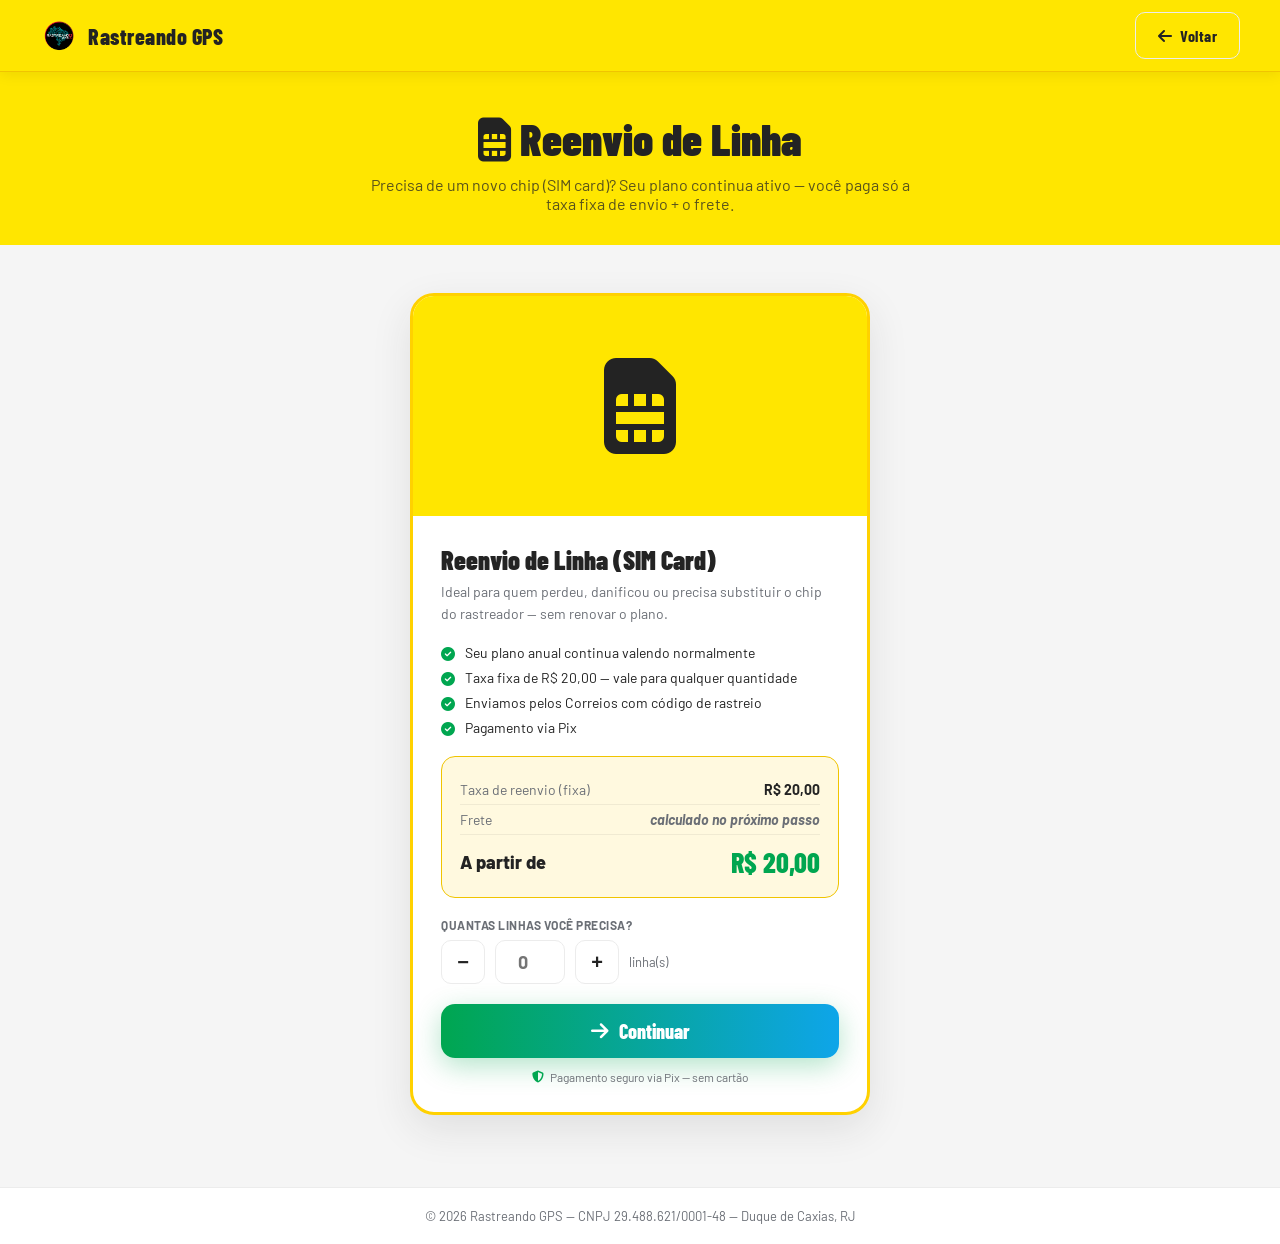
<file: reenvio.html>
<!DOCTYPE html>
<html lang="pt-BR">
<head>
<!-- Google tag (gtag.js) -->
<script async src="https://www.googletagmanager.com/gtag/js?id=G-EHEJ6YMVJT"></script>
<script>
  window.dataLayer = window.dataLayer || [];
  function gtag(){dataLayer.push(arguments);}
  gtag('js', new Date());
  gtag('config', 'G-EHEJ6YMVJT');
</script>
<!-- Meta Pixel Code -->
<script>
!function(f,b,e,v,n,t,s)
{if(f.fbq)return;n=f.fbq=function(){n.callMethod?
n.callMethod.apply(n,arguments):n.queue.push(arguments)};
if(!f._fbq)f._fbq=n;n.push=n;n.loaded=!0;n.version='2.0';
n.queue=[];t=b.createElement(e);t.async=!0;
t.src=v;s=b.getElementsByTagName(e)[0];
s.parentNode.insertBefore(t,s)}(window, document,'script',
'https://connect.facebook.net/en_US/fbevents.js');
fbq('init', '451409487330519');
fbq('track', 'PageView');
</script>
<noscript><img height="1" width="1" style="display:none"
src="https://www.facebook.com/tr?id=451409487330519&ev=PageView&noscript=1"
/></noscript>
<!-- End Meta Pixel Code -->
  <meta charset="utf-8" />
  <meta name="viewport" content="width=device-width, initial-scale=1" />
  <title>Reenvio de Linha (SIM Card) — Rastreando GPS</title>
  <meta name="description" content="Solicite o reenvio da sua linha (chip). Você paga apenas a taxa fixa + frete, via Pix.">
  <link rel="preconnect" href="https://fonts.gstatic.com" crossorigin>
  <link href="https://fonts.googleapis.com/css2?family=Barlow+Condensed:wght@400;600;700;800;900&family=Barlow:wght@400;500;600;700&display=swap" rel="stylesheet">
  <link rel="stylesheet" href="https://cdnjs.cloudflare.com/ajax/libs/font-awesome/6.5.0/css/all.min.css">
  <style>
    :root{
      --bg:#fff;--bg-soft:#fff9df;--card:#fff;--border:#ececec;--ink:#232323;--muted:#6b6f76;
      --yellow:#ffe600;--yellow-deep:#ffd100;--yellow-line:#f0c400;
      --blue:#3483fa;--blue-dark:#2968c8;
      --green:#00a650;--green-soft:rgba(0,166,80,.10);
      --red:#e53935;--wa:#25d366;
      --shadow-sm:0 6px 18px rgba(35,35,35,.06);
      --shadow-md:0 14px 40px rgba(35,35,35,.10);
    }
    *,*::before,*::after{box-sizing:border-box;margin:0;padding:0}
    html{scroll-behavior:smooth}
    body{font-family:'Barlow',sans-serif;background:#f5f5f5;color:var(--ink);-webkit-font-smoothing:antialiased;overflow-x:hidden}
    .container{width:min(1200px,94vw);margin:0 auto}

    .topbar{position:sticky;top:0;z-index:100;background:var(--yellow);border-bottom:1px solid var(--yellow-line);box-shadow:0 2px 14px rgba(0,0,0,.08);padding:12px 0}
    .topbar-inner{display:flex;align-items:center;justify-content:space-between;gap:16px}
    .brand{display:flex;align-items:center;gap:10px;color:var(--ink);text-decoration:none;font-family:'Barlow Condensed',sans-serif;font-size:22px;font-weight:800;letter-spacing:.5px}
    .brand img{width:38px;height:38px;border-radius:8px}
    .btn{display:inline-flex;align-items:center;justify-content:center;gap:8px;padding:13px 22px;border-radius:10px;font-family:'Barlow Condensed',sans-serif;font-size:16px;font-weight:700;letter-spacing:.5px;text-decoration:none;border:none;cursor:pointer;transition:transform .18s;white-space:nowrap}
    .btn:hover{transform:translateY(-2px)}
    .btn-outline{background:transparent;color:var(--ink);border:1.5px solid var(--border)}
    .btn-outline:hover{background:#f7f7f7}

    .hero{background:var(--yellow);padding:40px 0 32px;text-align:center}
    .hero h1{font-family:'Barlow Condensed',sans-serif;font-size:clamp(28px,5vw,44px);font-weight:900;margin-bottom:10px}
    .hero p{font-size:16px;color:rgba(35,35,35,.75);max-width:560px;margin:0 auto}

    .wrap{background:#f5f5f5;padding:48px 20px 72px}
    .reenvio-card{background:#fff;border-radius:24px;overflow:hidden;box-shadow:var(--shadow-md);display:flex;flex-direction:column;border:3px solid var(--yellow-deep);width:min(460px,100%);margin:0 auto}
    @media(max-width:540px){.wrap{padding:32px 16px 56px}}
    .reenvio-header{background:var(--yellow);min-height:220px;display:flex;align-items:center;justify-content:center}
    .reenvio-header i{font-size:96px;color:var(--ink)}
    .reenvio-body{padding:28px;display:flex;flex-direction:column}
    .reenvio-nome{font-family:'Barlow Condensed',sans-serif;font-size:26px;font-weight:900;margin-bottom:6px}
    .reenvio-sub{color:var(--muted);font-size:14px;line-height:1.55;margin-bottom:20px}
    .reenvio-features{list-style:none;margin-bottom:20px;display:flex;flex-direction:column;gap:8px}
    .reenvio-features li{display:flex;align-items:flex-start;gap:8px;font-size:14px}
    .reenvio-features li i{color:var(--green);margin-top:3px;flex-shrink:0;width:16px}
    .preco-box{background:var(--bg-soft);border:1px solid var(--yellow-line);border-radius:14px;padding:18px;margin-bottom:20px}
    .preco-linha{display:flex;justify-content:space-between;font-size:14px;padding:6px 0;border-bottom:1px solid rgba(0,0,0,.06)}
    .preco-linha:last-child{border-bottom:none}
    .preco-linha .lb{color:var(--muted)}
    .preco-linha .vl{font-weight:700}
    .preco-total{display:flex;justify-content:space-between;align-items:center;padding-top:10px;font-weight:800;font-size:18px}
    .preco-total-val{font-family:'Barlow Condensed',sans-serif;font-size:28px;color:var(--green)}
    .qtd{display:flex;align-items:center;gap:10px;margin-bottom:20px}
    .qtd-btn{width:44px;height:44px;border:1.5px solid var(--border);border-radius:10px;background:#fff;font-size:20px;font-weight:700;cursor:pointer;color:var(--ink);transition:all .2s;display:flex;align-items:center;justify-content:center}
    .qtd-btn:hover{border-color:var(--blue);color:var(--blue)}
    .qtd-input{width:70px;height:44px;text-align:center;font-size:18px;font-weight:700;border:1.5px solid var(--border);border-radius:10px;font-family:'Barlow',sans-serif}
    .btn-go{width:100%;height:54px;background:linear-gradient(90deg,#00a650,#0ea5e9);color:#fff;border:none;border-radius:14px;font-family:'Barlow Condensed',sans-serif;font-size:20px;font-weight:800;cursor:pointer;display:flex;align-items:center;justify-content:center;gap:10px;box-shadow:0 8px 28px rgba(0,166,80,.3);transition:all .2s;text-decoration:none}
    .btn-go:hover{transform:translateY(-2px);box-shadow:0 14px 36px rgba(0,166,80,.4)}
    .nota{display:flex;align-items:center;gap:6px;font-size:12px;color:var(--muted);justify-content:center;margin-top:12px}

    footer{border-top:1px solid var(--border);padding:20px 0;text-align:center;font-size:13px;color:var(--muted);background:#fff}
  </style>
</head>
<body>

<header class="topbar">
  <div class="container topbar-inner">
    <a class="brand" href="index.html">
      <img src="./assets/logo.png" alt="Rastreando GPS">
      <span>Rastreando GPS</span>
    </a>
    <a href="renovar.html" class="btn btn-outline">
      <i class="fas fa-arrow-left"></i> Voltar
    </a>
  </div>
</header>

<div class="hero">
  <div class="container">
    <h1><i class="fas fa-sim-card"></i> Reenvio de Linha</h1>
    <p>Precisa de um novo chip (SIM card)? Seu plano continua ativo — você paga só a taxa fixa de envio + o frete.</p>
  </div>
</div>

<div class="wrap">
  <div class="reenvio-card">
    <div class="reenvio-header">
      <i class="fas fa-sim-card"></i>
    </div>
    <div class="reenvio-body">
      <div class="reenvio-nome">Reenvio de Linha (SIM Card)</div>
      <div class="reenvio-sub">Ideal para quem perdeu, danificou ou precisa substituir o chip do rastreador — sem renovar o plano.</div>
      <ul class="reenvio-features">
        <li><i class="fas fa-check-circle"></i> Seu plano anual continua valendo normalmente</li>
        <li><i class="fas fa-check-circle"></i> Taxa fixa de R$ 20,00 — vale para qualquer quantidade</li>
        <li><i class="fas fa-check-circle"></i> Enviamos pelos Correios com código de rastreio</li>
        <li><i class="fas fa-check-circle"></i> Pagamento via Pix</li>
      </ul>
      <div class="preco-box">
        <div class="preco-linha"><span class="lb">Taxa de reenvio (fixa)</span><span class="vl">R$ 20,00</span></div>
        <div class="preco-linha"><span class="lb">Frete</span><span class="vl" style="color:var(--muted);font-style:italic">calculado no próximo passo</span></div>
        <div class="preco-total"><span>A partir de</span><span class="preco-total-val">R$ 20,00</span></div>
      </div>
      <div style="font-size:12px;font-weight:700;color:var(--muted);letter-spacing:.5px;text-transform:uppercase;margin-bottom:8px">Quantas linhas você precisa?</div>
      <div class="qtd">
        <button class="qtd-btn" onclick="mudarQtd(-1)">−</button>
        <input class="qtd-input" type="number" id="qtd" value="" placeholder="0" min="1">
        <button class="qtd-btn" onclick="mudarQtd(1)">+</button>
        <span style="font-size:13px;color:var(--muted)">linha(s)</span>
      </div>
      <a href="#" id="btn-continuar" class="btn-go" onclick="continuar();return false;">
        <i class="fas fa-arrow-right"></i> Continuar
      </a>
      <div id="erro-qtd" style="display:none;color:var(--red);font-size:13px;text-align:center;margin-top:8px;font-weight:600">
        ⚠️ Informe a quantidade de linhas antes de continuar.
      </div>
      <p class="nota"><i class="fas fa-shield-alt" style="color:var(--green)"></i> Pagamento seguro via Pix — sem cartão</p>
    </div>
  </div>
</div>

<footer>
  <p>© <span id="ano"></span> Rastreando GPS — CNPJ 29.488.621/0001-48 — Duque de Caxias, RJ</p>
</footer>

<script>
  document.getElementById('ano').textContent = new Date().getFullYear();
  function mudarQtd(d){
    const el = document.getElementById('qtd');
    el.value = Math.max(0, (parseInt(el.value) || 0) + d);
  }
  document.getElementById('qtd').addEventListener('change', function(){
    this.value = Math.max(0, parseInt(this.value) || 0);
  });
  function continuar(){
    const qtd = parseInt(document.getElementById('qtd').value) || 0;
    const erroEl = document.getElementById('erro-qtd');
    const inp = document.getElementById('qtd');
    if (qtd < 1) {
      erroEl.style.display = 'block';
      inp.style.borderColor = 'var(--red)';
      inp.focus();
      return;
    }
    erroEl.style.display = 'none';
    inp.style.borderColor = '';
    window.location.href = 'checkout-reenvio.html?qtd=' + qtd;
  }
</script>
</body>
</html>
</file>
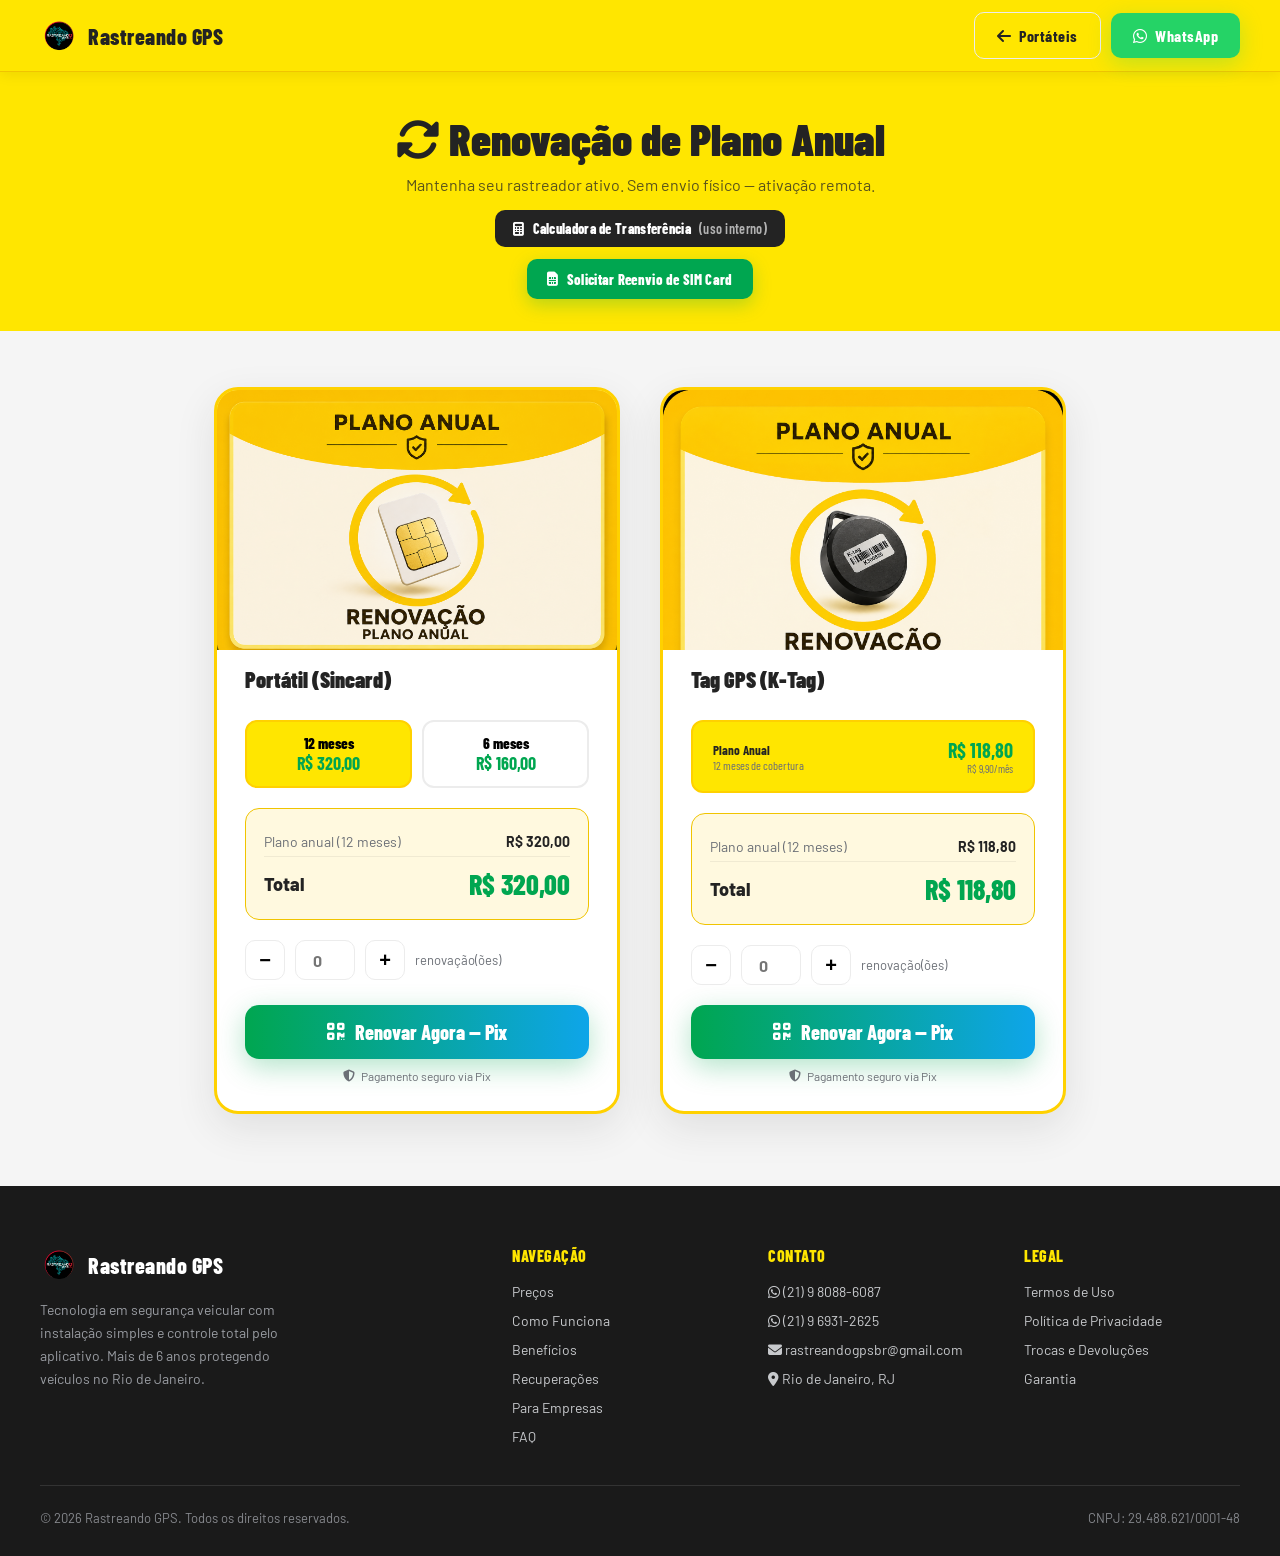
<file: renovar.html>
<!DOCTYPE html>
<html lang="pt-BR">
<head>
<!-- Google tag (gtag.js) -->
<script async src="https://www.googletagmanager.com/gtag/js?id=G-EHEJ6YMVJT"></script>
<script>
  window.dataLayer = window.dataLayer || [];
  function gtag(){dataLayer.push(arguments);}
  gtag('js', new Date());
  gtag('config', 'G-EHEJ6YMVJT');
</script>
<!-- Meta Pixel Code -->
<script>
!function(f,b,e,v,n,t,s)
{if(f.fbq)return;n=f.fbq=function(){n.callMethod?
n.callMethod.apply(n,arguments):n.queue.push(arguments)};
if(!f._fbq)f._fbq=n;n.push=n;n.loaded=!0;n.version='2.0';
n.queue=[];t=b.createElement(e);t.async=!0;
t.src=v;s=b.getElementsByTagName(e)[0];
s.parentNode.insertBefore(t,s)}(window, document,'script',
'https://connect.facebook.net/en_US/fbevents.js');
fbq('init', '451409487330519');
fbq('track', 'PageView');
</script>
<noscript><img height="1" width="1" style="display:none"
src="https://www.facebook.com/tr?id=451409487330519&ev=PageView&noscript=1"
/></noscript>
<!-- End Meta Pixel Code -->
  <meta charset="utf-8" />
  <meta name="viewport" content="width=device-width, initial-scale=1" />
  <title>Renovar Plano Anual — Rastreando GPS</title>
  <meta name="description" content="Renove o plano anual do seu rastreador portátil ou Tag GPS. Pagamento via Pix.">
  <link rel="preconnect" href="https://fonts.gstatic.com" crossorigin>
  <link href="https://fonts.googleapis.com/css2?family=Barlow+Condensed:wght@400;600;700;800;900&family=Barlow:wght@400;500;600;700&display=swap" rel="stylesheet">
  <link rel="stylesheet" href="https://cdnjs.cloudflare.com/ajax/libs/font-awesome/6.5.0/css/all.min.css">

  <style>
    :root {
      --bg:         #ffffff;
      --bg-soft:    #fff9df;
      --card:       #ffffff;
      --border:     #ececec;
      --ink:        #232323;
      --muted:      #6b6f76;

      --yellow:      #ffe600;
      --yellow-deep: #ffd100;
      --yellow-line: #f0c400;

      --blue:       #3483fa;
      --blue-dark:  #2968c8;
      --blue-glow:  rgba(52,131,250,0.22);

      --green:      #00a650;
      --green-soft: rgba(0,166,80,0.10);

      --red:        #e53935;
      --wa:         #25d366;
      --shadow-sm:  0 6px 18px rgba(35,35,35,0.06);
      --shadow-md:  0 14px 40px rgba(35,35,35,0.10);
      --shadow-lg:  0 24px 60px rgba(35,35,35,0.14);
    }

    *, *::before, *::after { box-sizing: border-box; margin: 0; padding: 0; }
    html { scroll-behavior: smooth; }

    body {
      font-family: 'Barlow', sans-serif;
      background: var(--bg);
      color: var(--ink);
      -webkit-font-smoothing: antialiased;
      overflow-x: hidden;
    }

    .container { width: min(1200px, 94vw); margin: 0 auto; position: relative; z-index: 1; }

    /* ─── TOPBAR ─── */
    .topbar {
      position: sticky; top: 0; z-index: 100;
      background: var(--yellow);
      border-bottom: 1px solid var(--yellow-line);
      box-shadow: 0 2px 14px rgba(0,0,0,0.08);
      padding: 12px 0;
    }
    .topbar-inner {
      display: flex; align-items: center; justify-content: space-between; gap: 16px;
    }
    .brand {
      display: flex; align-items: center; gap: 10px;
      color: var(--ink); text-decoration: none;
      font-family: 'Barlow Condensed', sans-serif;
      font-size: 22px; font-weight: 800; letter-spacing: 0.5px;
    }
    .brand img { width: 38px; height: 38px; border-radius: 8px; }
    .topbar-cta { display: flex; gap: 10px; align-items: center; }

    /* ─── BOTÕES ─── */
    .btn {
      display: inline-flex; align-items: center; justify-content: center; gap: 8px;
      padding: 13px 22px; border-radius: 10px; font-family: 'Barlow Condensed', sans-serif;
      font-size: 16px; font-weight: 700; letter-spacing: 0.5px;
      text-decoration: none; border: none; cursor: pointer;
      transition: transform 0.18s, box-shadow 0.18s;
      white-space: nowrap;
    }
    .btn:hover { transform: translateY(-2px); }

    .btn-wa {
      background: var(--wa); color: #fff;
      box-shadow: 0 6px 22px rgba(37,211,102,0.28);
    }
    .btn-wa:hover { box-shadow: 0 10px 30px rgba(37,211,102,0.4); }

    .btn-outline {
      background: transparent; color: var(--ink);
      border: 1.5px solid var(--border);
    }
    .btn-outline:hover { background: #f7f7f7; }

    /* ─── FOOTER ─── */
    .footer { background: #1a1a1a; color: #c7c9cc; padding: 60px 0 30px; }
    .footer .brand { color: #fff; }
    .footer-grid { display: grid; grid-template-columns: 2fr 1fr 1fr 1fr; gap: 40px; margin-bottom: 40px; }
    .footer-about p { color: #9a9da3; font-size: 14px; line-height: 1.65; margin-top: 14px; max-width: 280px; }
    .footer-col-title {
      font-family: 'Barlow Condensed', sans-serif;
      font-size: 16px; font-weight: 800; letter-spacing: 0.5px;
      text-transform: uppercase; margin-bottom: 16px; color: var(--yellow);
    }
    .footer-links { list-style: none; display: flex; flex-direction: column; gap: 10px; }
    .footer-links a { color: #c7c9cc; text-decoration: none; font-size: 14px; transition: color 0.2s; }
    .footer-links a:hover { color: var(--yellow); }
    .footer-bottom {
      border-top: 1px solid #333; padding-top: 24px;
      display: flex; justify-content: space-between; flex-wrap: wrap; gap: 12px;
    }
    .footer-copy { color: #87898e; font-size: 13px; }

    @media (max-width: 1024px) {
      .footer-grid { grid-template-columns: 1fr 1fr; }
    }
    @media (max-width: 480px) {
      .footer-grid { grid-template-columns: 1fr; }
    }

    /* ── Renovar ──────────────────────────────────────────── */
    .calc-link-btn:hover{transform:translateY(-2px);background:#000}
    .renov-grid{display:grid;grid-template-columns:1fr 1fr;gap:40px;width:min(900px,94vw);margin:0 auto;padding:56px 24px 72px}
    .renov-card{background:#fff;border-radius:24px;overflow:hidden;box-shadow:var(--shadow-md);display:flex;flex-direction:column;border:3px solid var(--yellow-deep)}
    .renov-header{background:var(--yellow);padding:28px;text-align:center}
    .renov-header i{font-size:42px;color:var(--ink);margin-bottom:10px;display:block}
    .renov-nome{font-family:'Barlow Condensed',sans-serif;font-size:24px;font-weight:900;color:var(--ink)}
    .renov-body{padding:28px;flex:1;display:flex;flex-direction:column}
    .renov-periodo{display:grid;grid-template-columns:1fr 1fr;gap:10px;margin-bottom:20px}
    .renov-periodo-btn{padding:12px 8px;border:2px solid var(--border);border-radius:12px;background:#fff;font-family:'Barlow Condensed',sans-serif;font-size:15px;font-weight:800;cursor:pointer;transition:all .2s;text-align:center}
    .renov-periodo-btn.ativo{border-color:var(--yellow-deep);background:var(--yellow)}
    .renov-preco-box{background:var(--bg-soft);border:1px solid var(--yellow-line);border-radius:14px;padding:18px;margin-bottom:20px}
    .renov-preco-linha{display:flex;justify-content:space-between;font-size:14px;padding:6px 0;border-bottom:1px solid rgba(0,0,0,.06)}
    .renov-preco-linha:last-child{border-bottom:none}
    .renov-preco-linha .lb{color:var(--muted)}
    .renov-preco-linha .vl{font-weight:700}
    .renov-total{display:flex;justify-content:space-between;align-items:center;padding-top:10px;font-weight:800;font-size:18px}
    .renov-total-val{font-family:'Barlow Condensed',sans-serif;font-size:28px;color:var(--green)}
    .renov-qtd{display:flex;align-items:center;gap:10px;margin-bottom:20px}
    .renov-qtd-btn{width:40px;height:40px;border:1.5px solid var(--border);border-radius:10px;background:#fff;font-size:20px;font-weight:700;cursor:pointer;display:flex;align-items:center;justify-content:center;transition:all .2s}
    .renov-qtd-btn:hover{border-color:var(--blue);color:var(--blue)}
    .renov-qtd-input{width:60px;height:40px;text-align:center;font-size:16px;font-weight:700;border:1.5px solid var(--border);border-radius:10px;font-family:'Barlow',sans-serif}
    .renov-btn{width:100%;height:54px;background:linear-gradient(90deg,#00a650,#0ea5e9);color:#fff;border:none;border-radius:14px;font-family:'Barlow Condensed',sans-serif;font-size:20px;font-weight:800;cursor:pointer;display:flex;align-items:center;justify-content:center;gap:10px;box-shadow:0 8px 28px rgba(0,166,80,.3);transition:all .2s;text-decoration:none;margin-top:auto}
    .renov-btn:hover{transform:translateY(-2px);box-shadow:0 14px 36px rgba(0,166,80,.4)}
    .renov-note{display:flex;align-items:center;gap:6px;font-size:12px;color:var(--muted);justify-content:center;margin-top:10px}
    @media(max-width:768px){.renov-grid{grid-template-columns:1fr;padding:24px 16px 40px}.topbar-cta{display:none}}
  </style>
<body>

<header class="topbar">
  <div class="container topbar-inner">
    <a class="brand" href="index.html">
      <img src="./assets/logo.png" alt="Rastreando GPS">
      <span>Rastreando GPS</span>
    </a>
    <div class="topbar-cta">
      <a href="portatil.html" class="btn btn-outline">
        <i class="fas fa-arrow-left"></i> Portáteis
      </a>
      <a href="https://wa.me/5521980886087" class="btn btn-wa" target="_blank" rel="noopener">
        <i class="fab fa-whatsapp"></i> WhatsApp
      </a>
    </div>
  </div>
</header>
<div style="background:var(--yellow);padding:40px 0 32px;text-align:center">
  <div class="container">
    <h1 style="font-family:'Barlow Condensed',sans-serif;font-size:clamp(28px,5vw,44px);font-weight:900;margin-bottom:10px">
      <i class="fas fa-sync-alt"></i> Renovação de Plano Anual
    </h1>
    <p style="font-size:16px;color:rgba(35,35,35,.75)">Mantenha seu rastreador ativo. Sem envio físico — ativação remota.</p>
    <a href="Calculadora.html" target="_blank" rel="noopener" class="calc-link-btn" style="display:inline-flex;align-items:center;gap:8px;margin-top:16px;padding:10px 18px;background:var(--ink);color:#fff;text-decoration:none;border-radius:10px;font-family:'Barlow Condensed',sans-serif;font-size:14px;font-weight:800;letter-spacing:.3px;transition:transform .18s">
      <i class="fas fa-calculator"></i> Calculadora de Transferência <span style="opacity:.65;font-weight:600">(uso interno)</span>
    </a>
    <div style="margin-top:12px">
      <a href="reenvio.html" style="display:inline-flex;align-items:center;gap:8px;padding:11px 20px;background:var(--green);color:#fff;text-decoration:none;border-radius:10px;font-family:'Barlow Condensed',sans-serif;font-size:14.5px;font-weight:800;letter-spacing:.3px;box-shadow:0 6px 18px rgba(0,166,80,.28);transition:transform .18s" onmouseover="this.style.transform='translateY(-2px)'" onmouseout="this.style.transform=''">
        <i class="fas fa-sim-card"></i> Solicitar Reenvio de SIM Card
      </a>
    </div>
  </div>
</div>
<div style="background:#f5f5f5">
<div class="renov-grid">

  <!-- Renovação Portátil -->
  <div class="renov-card" id="renov-portatil">
    <div class="renov-header" style="padding:0;min-height:260px;display:flex;align-items:center;justify-content:center;overflow:hidden">
      <img src="./assets/Renovacao%20chip.png" alt="Renovação Chip" style="width:100%;height:260px;object-fit:cover;object-position:top">
    </div>
    <div style="padding:16px 28px 0;font-family:'Barlow Condensed',sans-serif;font-size:22px;font-weight:900">Portátil (Sincard)</div>
    <div class="renov-body">
      <!-- Seletor de período -->
      <div class="renov-periodo">
        <button class="renov-periodo-btn ativo" id="btn-anual-port" onclick="setPeriodo('port','anual')">
          12 meses<br><strong style="font-size:18px;color:var(--green)">R$ 320,00</strong>
        </button>
        <button class="renov-periodo-btn" id="btn-semestral-port" onclick="setPeriodo('port','semestral')">
          6 meses<br><strong style="font-size:18px;color:var(--green)">R$ 160,00</strong>
        </button>
      </div>
      <div class="renov-preco-box">
        <div class="renov-preco-linha"><span class="lb" id="label-port">Plano anual (12 meses)</span><span class="vl" id="preco-port">R$ 320,00</span></div>
        <div class="renov-total"><span>Total</span><span class="renov-total-val" id="total-port">R$ 320,00</span></div>
      </div>
      <div class="renov-qtd">
        <button class="renov-qtd-btn" onclick="alterarQtd('port',-1)">−</button>
        <input class="renov-qtd-input" type="number" id="qtd-port" value=""  placeholder="0" min="1" onchange="recalcular('port')">
        <button class="renov-qtd-btn" onclick="alterarQtd('port',1)">+</button>
        <span style="font-size:13px;color:var(--muted)">renovação(ões)</span>
      </div>
      <button onclick="irParaCheckout('port')" class="renov-btn">
        <i class="fas fa-qrcode"></i> Renovar Agora — Pix
      </button>
      <div id="erro-port" style="display:none;color:var(--red);font-size:13px;text-align:center;margin-top:6px;font-weight:600">
        ⚠️ Informe a quantidade antes de continuar.
      </div>
      <p class="renov-note"><i class="fas fa-shield-alt"></i> Pagamento seguro via Pix</p>
    </div>
  </div>

  <!-- Renovação Tag -->
  <div class="renov-card" id="renov-tag">
    <div class="renov-header" style="padding:0;min-height:260px;display:flex;align-items:center;justify-content:center;overflow:hidden">
      <img src="./assets/Renovacao%20Tag.png" alt="Renovação Tag" style="width:100%;height:260px;object-fit:cover;object-position:top">
    </div>
    <div style="padding:16px 28px 0;font-family:'Barlow Condensed',sans-serif;font-size:22px;font-weight:900">Tag GPS (K-Tag)</div>
    <div class="renov-body">
      <div class="renov-periodo" style="margin-bottom:20px">
        <div class="renov-periodo-btn ativo" style="cursor:default;grid-column:1/-1;display:flex;align-items:center;justify-content:space-between;padding:16px 20px">
          <div style="text-align:left">
            <div style="font-size:13px;font-weight:700;color:var(--ink)">Plano Anual</div>
            <div style="font-size:12px;color:var(--muted);font-weight:400">12 meses de cobertura</div>
          </div>
          <div style="text-align:right">
            <strong style="font-size:20px;color:var(--green)">R$ 118,80</strong>
            <div style="font-size:11px;color:var(--muted);font-weight:400">R$ 9,90/mês</div>
          </div>
        </div>
      </div>
      <div class="renov-preco-box">
        <div class="renov-preco-linha"><span class="lb">Plano anual (12 meses)</span><span class="vl">R$ 118,80</span></div>
        <div class="renov-total"><span>Total</span><span class="renov-total-val" id="total-tag">R$ 118,80</span></div>
      </div>
      <div class="renov-qtd">
        <button class="renov-qtd-btn" onclick="alterarQtd('tag',-1)">−</button>
        <input class="renov-qtd-input" type="number" id="qtd-tag" value=""  placeholder="0" min="1" onchange="recalcular('tag')">
        <button class="renov-qtd-btn" onclick="alterarQtd('tag',1)">+</button>
        <span style="font-size:13px;color:var(--muted)">renovação(ões)</span>
      </div>
      <button onclick="irParaCheckout('tag')" class="renov-btn">
        <i class="fas fa-qrcode"></i> Renovar Agora — Pix
      </button>
      <div id="erro-tag" style="display:none;color:var(--red);font-size:13px;text-align:center;margin-top:6px;font-weight:600">
        ⚠️ Informe a quantidade antes de continuar.
      </div>
      <p class="renov-note"><i class="fas fa-shield-alt"></i> Pagamento seguro via Pix</p>
    </div>
  </div>

</div>
</div>

<footer class="footer" id="contact">
  <div class="container">
    <div class="footer-grid">
      <div class="footer-about">
        <a class="brand" href="#hero">
          <img src="./assets/logo.png" alt="Rastreando GPS">
          <span>Rastreando GPS</span>
        </a>
        <p>Tecnologia em segurança veicular com instalação simples e controle total pelo aplicativo. Mais de 6 anos protegendo veículos no Rio de Janeiro.</p>
      </div>
      <div>
        <div class="footer-col-title">Navegação</div>
        <ul class="footer-links">
          <li><a href="#pricing">Preços</a></li>
          <li><a href="#how-it-works">Como Funciona</a></li>
          <li><a href="#features">Benefícios</a></li>
          <li><a href="#recovery">Recuperações</a></li>
          <li><a href="#fleet">Para Empresas</a></li>
          <li><a href="#faq">FAQ</a></li>
        </ul>
      </div>
      <div>
        <div class="footer-col-title">Contato</div>
        <ul class="footer-links">
          <li><a href="https://wa.me/5521980886087" target="_blank"><i class="fab fa-whatsapp"></i> (21) 9 8088-6087</a></li>
          <li><a href="https://wa.me/5521969312625" target="_blank"><i class="fab fa-whatsapp"></i> (21) 9 6931-2625</a></li>
          <li><a href="mailto:rastreandogpsbr@gmail.com"><i class="fas fa-envelope"></i> rastreandogpsbr@gmail.com</a></li>
          <li><a href="#"><i class="fas fa-map-marker-alt"></i> Rio de Janeiro, RJ</a></li>
        </ul>
      </div>
      <div>
        <div class="footer-col-title">Legal</div>
        <ul class="footer-links">
          <li><a href="#" id="terms-btn">Termos de Uso</a></li>
          <li><a href="#">Política de Privacidade</a></li>
          <li><a href="#">Trocas e Devoluções</a></li>
          <li><a href="#">Garantia</a></li>
        </ul>
      </div>
    </div>
    <div class="footer-bottom">
      <p class="footer-copy">© <span id="year"></span> Rastreando GPS. Todos os direitos reservados.</p>
      <p class="footer-copy">CNPJ: 29.488.621/0001-48</p>
    </div>
  </div>
</footer>

<script>
  const PRECOS = {
    port:      { anual: 320.00, semestral: 160.00 },
    tag:       { anual: 118.80 },
  };
  const periodos = { port: 'anual', tag: 'anual' };

  function setPeriodo(p, periodo) {
    periodos[p] = periodo;
    const isAnual = periodo === 'anual';
    document.getElementById('btn-anual-' + p).classList.toggle('ativo', isAnual);
    document.getElementById('btn-semestral-' + p).classList.toggle('ativo', !isAnual);
    document.getElementById('label-' + p).textContent = isAnual ? 'Plano anual (12 meses)' : 'Plano semestral (6 meses)';
    document.getElementById('preco-' + p).textContent = 'R$ ' + (isAnual ? '320,00' : '160,00');
    recalcular(p);
  }

  function alterarQtd(p, d) {
    const el = document.getElementById('qtd-' + p);
    el.value = Math.max(0, parseInt(el.value || 0) + d);
    recalcular(p);
  }

  function recalcular(p) {
    const qtd    = Math.max(0, parseInt(document.getElementById('qtd-' + p).value) || 0);
    const pr     = PRECOS[p];
    const periodo = periodos[p] || 'anual';
    const valor  = (pr[periodo] || pr.anual) * qtd;
    document.getElementById('total-' + p).textContent = 'R$ ' + valor.toFixed(2).replace('.', ',');

    // Monta chave do produto
    let chave;
    if (p === 'port') chave = periodo === 'semestral' ? 'renov-semestral' : 'renov-portatil';
    else              chave = 'renov-tag';
    const btn = document.getElementById('btn-' + p);
    if (btn) btn.href = 'checkout-portatil.html?produto=' + chave + '&qtd=' + qtd;
  }

  const anoEl = document.getElementById('ano'); if(anoEl) anoEl.textContent = new Date().getFullYear();
  const yearEl = document.getElementById('year'); if(yearEl) yearEl.textContent = new Date().getFullYear();

  function irParaCheckout(p) {
    const qtd = parseInt(document.getElementById('qtd-' + p).value) || 0;
    const erroEl = document.getElementById('erro-' + p);
    if (qtd < 1) {
      erroEl.style.display = 'block';
      document.getElementById('qtd-' + p).focus();
      document.getElementById('qtd-' + p).style.borderColor = 'var(--red)';
      return;
    }
    erroEl.style.display = 'none';
    document.getElementById('qtd-' + p).style.borderColor = '';
    // Monta a chave correta
    let chave;
    if (p === 'port') chave = periodos[p] === 'semestral' ? 'renov-semestral' : 'renov-portatil';
    else              chave = 'renov-tag';
    window.location.href = 'checkout-portatil.html?produto=' + chave + '&qtd=' + qtd;
  }
</script>
<!-- Rastreamento de rolagem (GA4) -->
<script>
(function(){
  var marcas = { 50:false, 100:false };
  function calcularPercentual(){
    var doc = document.documentElement;
    var altura = (doc.scrollHeight || document.body.scrollHeight) - doc.clientHeight;
    if (altura <= 0) return 100;
    var topo = window.pageYOffset || doc.scrollTop || document.body.scrollTop || 0;
    return Math.round((topo / altura) * 100);
  }
  function verificar(){
    var p = calcularPercentual();
    if (!marcas[50] && p >= 50) {
      marcas[50] = true;
      if (window.gtag) gtag('event', 'scroll_50_porcento', { event_category: 'engajamento', page_path: location.pathname });
    }
    if (!marcas[100] && p >= 98) {
      marcas[100] = true;
      if (window.gtag) gtag('event', 'scroll_100_porcento', { event_category: 'engajamento', page_path: location.pathname });
    }
  }
  window.addEventListener('scroll', verificar, { passive: true });
  window.addEventListener('load', verificar);
})();
</script>

<!-- Rastreamento de cliques em botões (GA4) -->
<script>
document.addEventListener('click', function(e){
  var el = e.target.closest('.btn, .port-btn, .renov-btn, a[href*="wa.me"]');
  if (!el || !window.gtag) return;
  var rotulo = (el.textContent || '').trim().replace(/\s+/g,' ').slice(0,80);
  var tipo = 'botao';
  if (el.matches('a[href*="wa.me"]')) tipo = 'whatsapp';
  else if (el.classList.contains('btn-comprar') || el.classList.contains('port-btn')) tipo = 'comprar';
  else if (el.classList.contains('renov-btn')) tipo = 'renovar';
  gtag('event', 'clique_botao', { event_category: 'cta', event_label: rotulo, tipo_botao: tipo, page_path: location.pathname });
});
</script>
</body>
</html>
</file>
